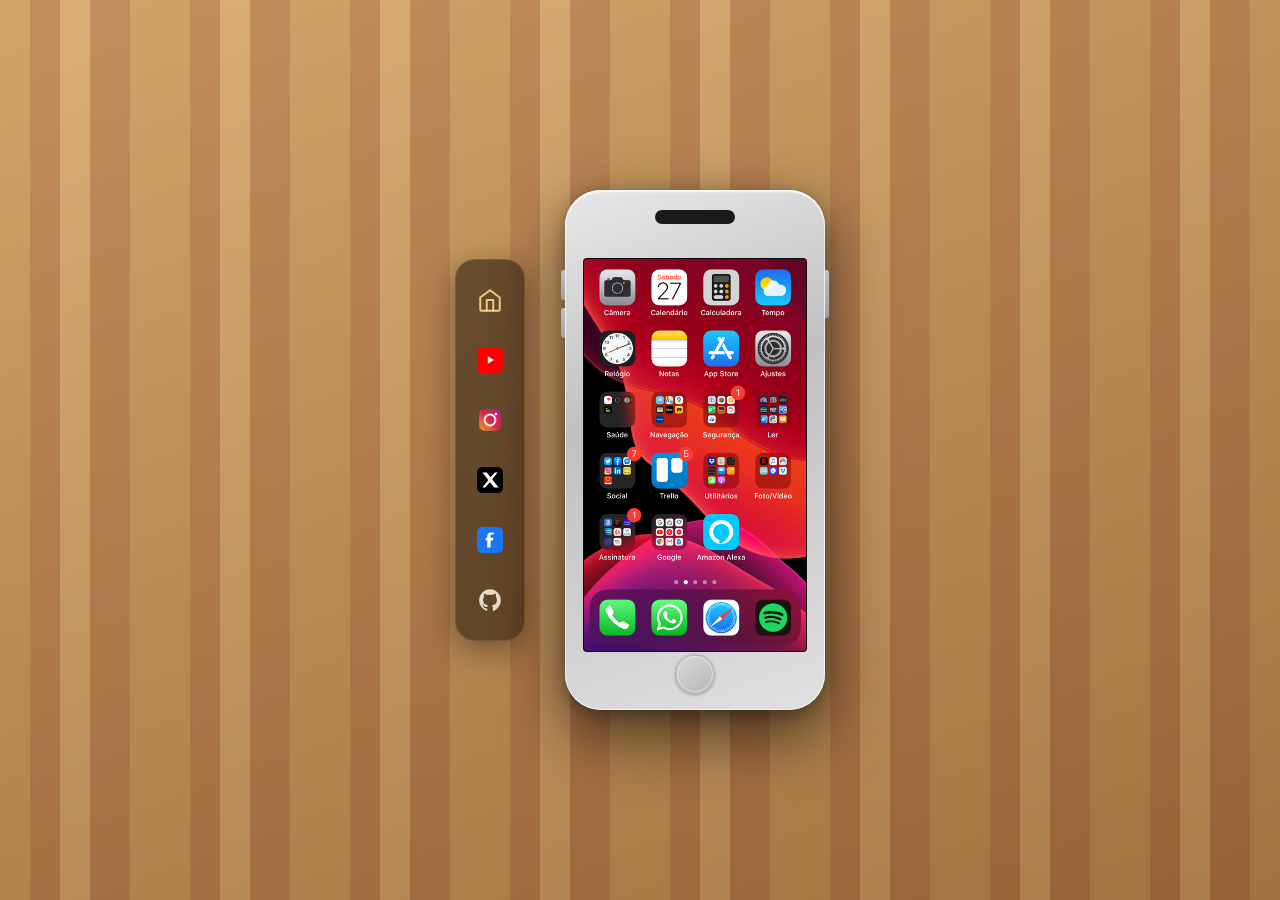
<file: index.html>
<!DOCTYPE html>
<html lang="pt-BR">
<head>
  <meta charset="UTF-8">
  <meta name="viewport" content="width=device-width, initial-scale=1.0">
  <title>Página Pessoal</title>
  <link rel="stylesheet" href="estilos/estilos.css">
</head>
<body>

  <div class="wood-overlay" aria-hidden="true"></div>

  <main class="layout">

    <nav class="sidebar" aria-label="Redes sociais">

      <a href="home.html" target="tela" aria-label="Página inicial">
        <svg viewBox="0 0 24 24" fill="none" stroke="rgba(255,220,140,0.9)" stroke-width="1.8"
             stroke-linecap="round" stroke-linejoin="round" aria-hidden="true">
          <path d="M3 9.75L12 3l9 6.75V21a1 1 0 01-1 1H4a1 1 0 01-1-1V9.75z"/>
          <path d="M9 22V12h6v10"/>
        </svg>
      </a>

      <a href="youtube.html" target="tela" aria-label="YouTube">
        <svg viewBox="0 0 24 24" aria-hidden="true">
          <rect width="24" height="24" rx="5" fill="#FF0000"/>
          <path d="M21.8 8s-.2-1.4-.8-2c-.77-.8-1.62-.81-2.01-.86C16.19 5 12 5 12 5s-4.19 0-7 .14c-.4.05-1.24.06-2.01.86-.6.6-.8 2-.8 2S2 9.6 2 11.2v1.5c0 1.6.2 3.2.2 3.2s.2 1.4.8 2c.77.8 1.8.77 2.26.86C6.8 19 12 19 12 19s4.19 0 7-.15c.4-.05 1.24-.06 2.01-.86.6-.6.8-2 .8-2s.2-1.6.2-3.2v-1.5C22 9.6 21.8 8 21.8 8z" fill="#FF0000"/>
          <polygon fill="white" points="10,8.5 15.5,12 10,15.5"/>
        </svg>
      </a>

      <a href="instagram.html" target="tela" aria-label="Instagram">
        <svg viewBox="0 0 24 24" aria-hidden="true">
          <defs>
            <linearGradient id="ig-grad" x1="0%" y1="100%" x2="100%" y2="0%">
              <stop offset="0%"   stop-color="#f09433"/>
              <stop offset="25%"  stop-color="#e6683c"/>
              <stop offset="50%"  stop-color="#dc2743"/>
              <stop offset="75%"  stop-color="#cc2366"/>
              <stop offset="100%" stop-color="#bc1888"/>
            </linearGradient>
          </defs>
          <rect x="2" y="2" width="20" height="20" rx="5" fill="url(#ig-grad)"/>
          <circle cx="12" cy="12" r="5" fill="none" stroke="white" stroke-width="1.8"/>
          <circle cx="17.5" cy="6.5" r="1.2" fill="white"/>
        </svg>
      </a>

      <a href="twitter.html" target="tela" aria-label="Twitter / X">
        <svg viewBox="0 0 24 24" aria-hidden="true">
          <rect width="24" height="24" rx="5" fill="#000"/>
          <path d="M5 5h4l3.5 4.5L16.5 5H19l-5 6.5L20 19h-4l-4-5-4.5 5H5l5.5-7L5 5z" fill="white"/>
        </svg>
      </a>

      <a href="facebook.html" target="tela" aria-label="Facebook">
        <svg viewBox="0 0 24 24" aria-hidden="true">
          <rect width="24" height="24" rx="5" fill="#1877F2"/>
          <path d="M15.5 7H13.5C12.9 7 12.5 7.4 12.5 8v2H15l-.3 2.5H12.5V19h-3v-6.5H8V10h1.5V8C9.5 5.8 11 5 13 5c.8 0 1.7.1 2.5.2V7z" fill="white"/>
        </svg>
      </a>

      <a href="git.html" target="tela" aria-label="GitHub">
        <svg viewBox="0 0 24 24" fill="rgba(240,230,210,0.95)" aria-hidden="true">
          <path d="M12 2C6.48 2 2 6.58 2 12.26c0 4.53 2.87 8.37 6.84 9.73.5.09.68-.22.68-.49v-1.7c-2.78.62-3.37-1.37-3.37-1.37-.45-1.17-1.11-1.49-1.11-1.49-.91-.63.07-.62.07-.62 1 .07 1.53 1.06 1.53 1.06.89 1.56 2.34 1.11 2.91.85.09-.66.35-1.11.63-1.37-2.22-.26-4.56-1.14-4.56-5.06 0-1.12.39-2.03 1.03-2.75-.1-.26-.45-1.3.1-2.71 0 0 .84-.27 2.75 1.05a9.4 9.4 0 012.5-.34c.85 0 1.7.11 2.5.34 1.91-1.32 2.75-1.05 2.75-1.05.55 1.41.2 2.45.1 2.71.64.72 1.03 1.63 1.03 2.75 0 3.93-2.34 4.8-4.57 5.05.36.32.68.94.68 1.9v2.81c0 .27.18.59.69.49C19.13 20.62 22 16.79 22 12.26 22 6.58 17.52 2 12 2z"/>
        </svg>
      </a>

    </nav>

    <section aria-label="Tela do smartphone">
      <div class="phone-wrap" role="img" aria-label="Smartphone exibindo conteúdo da página selecionada">
        <div class="phone-frame"    aria-hidden="true"></div>
        <div class="phone-notch"    aria-hidden="true"></div>
        <div class="phone-side-btn" aria-hidden="true"></div>
        <div class="phone-vol-btn"  aria-hidden="true"></div>
        <div class="phone-screen">
          <iframe src="home.html" name="tela" title="Conteúdo da página selecionada"></iframe>
        </div>
        <div class="phone-home-btn" aria-hidden="true"></div>
      </div>
    </section>

  </main>

</body>
</html>
</file>
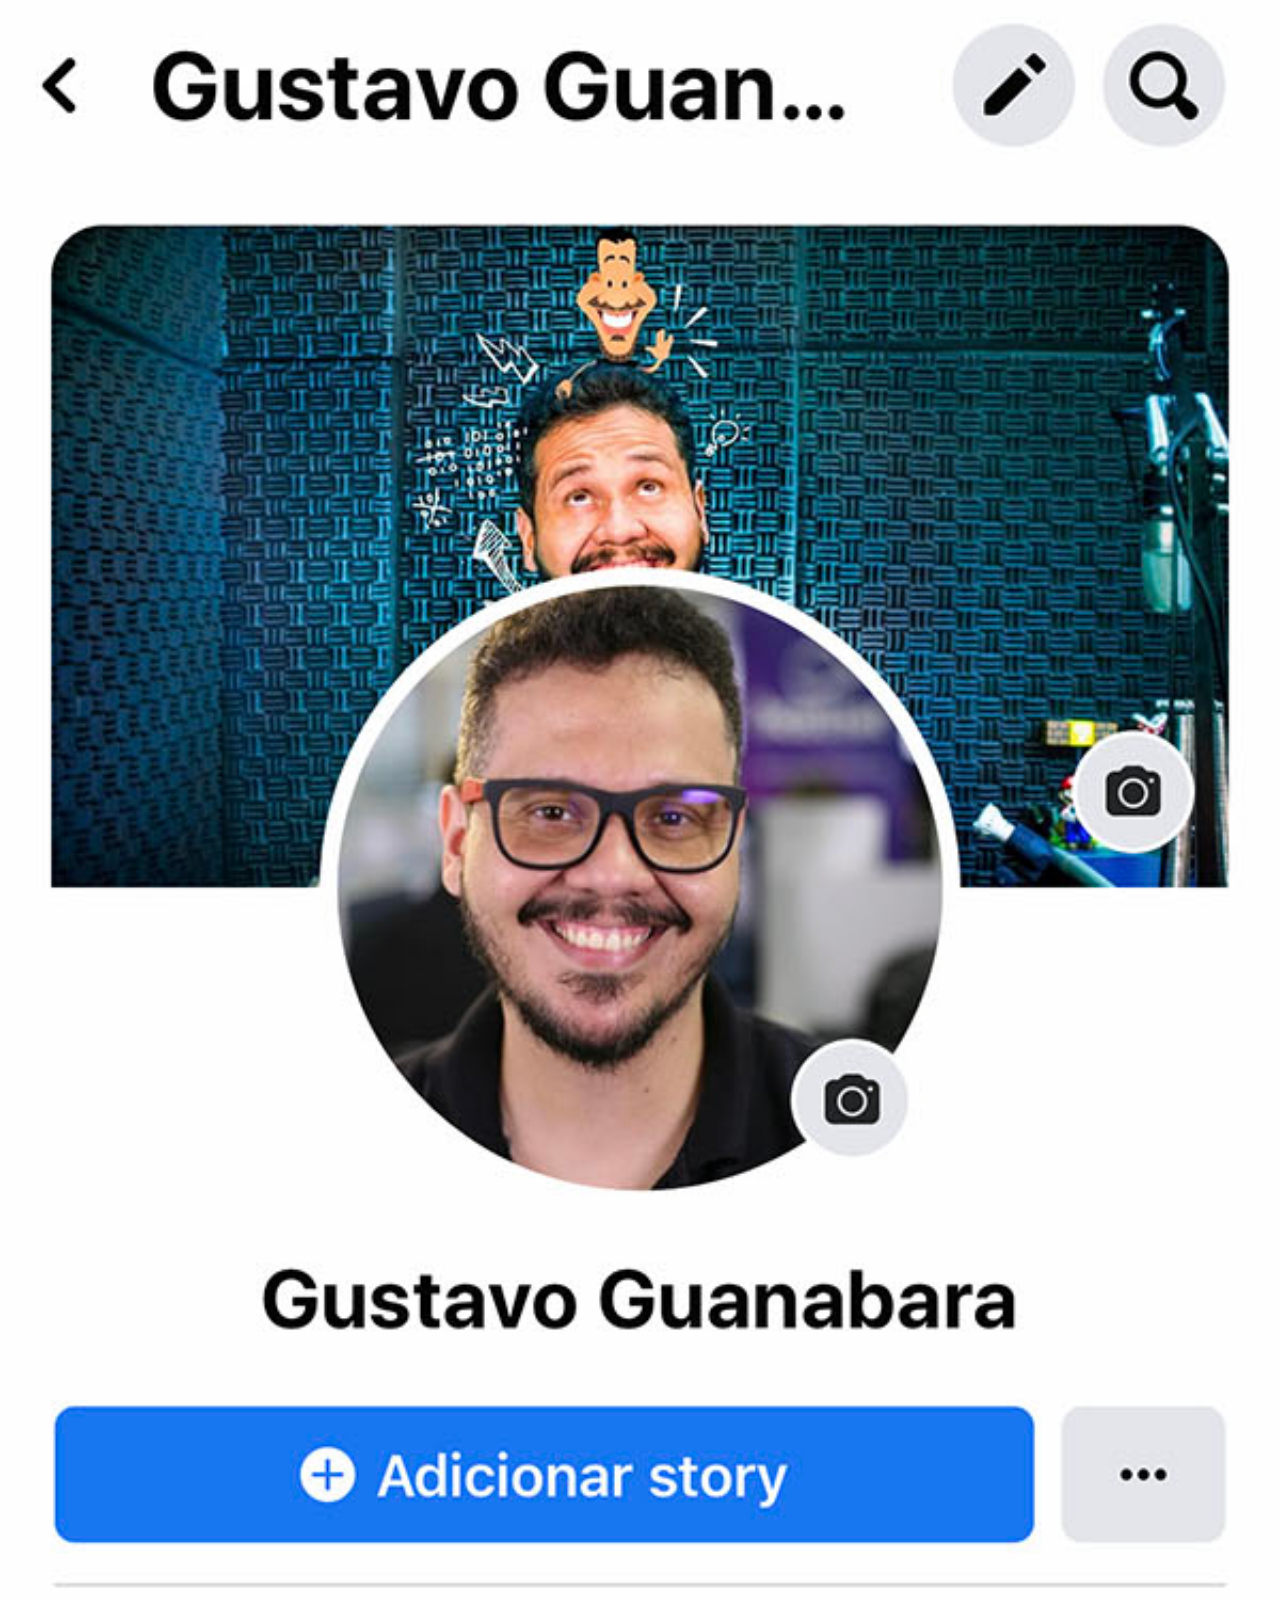
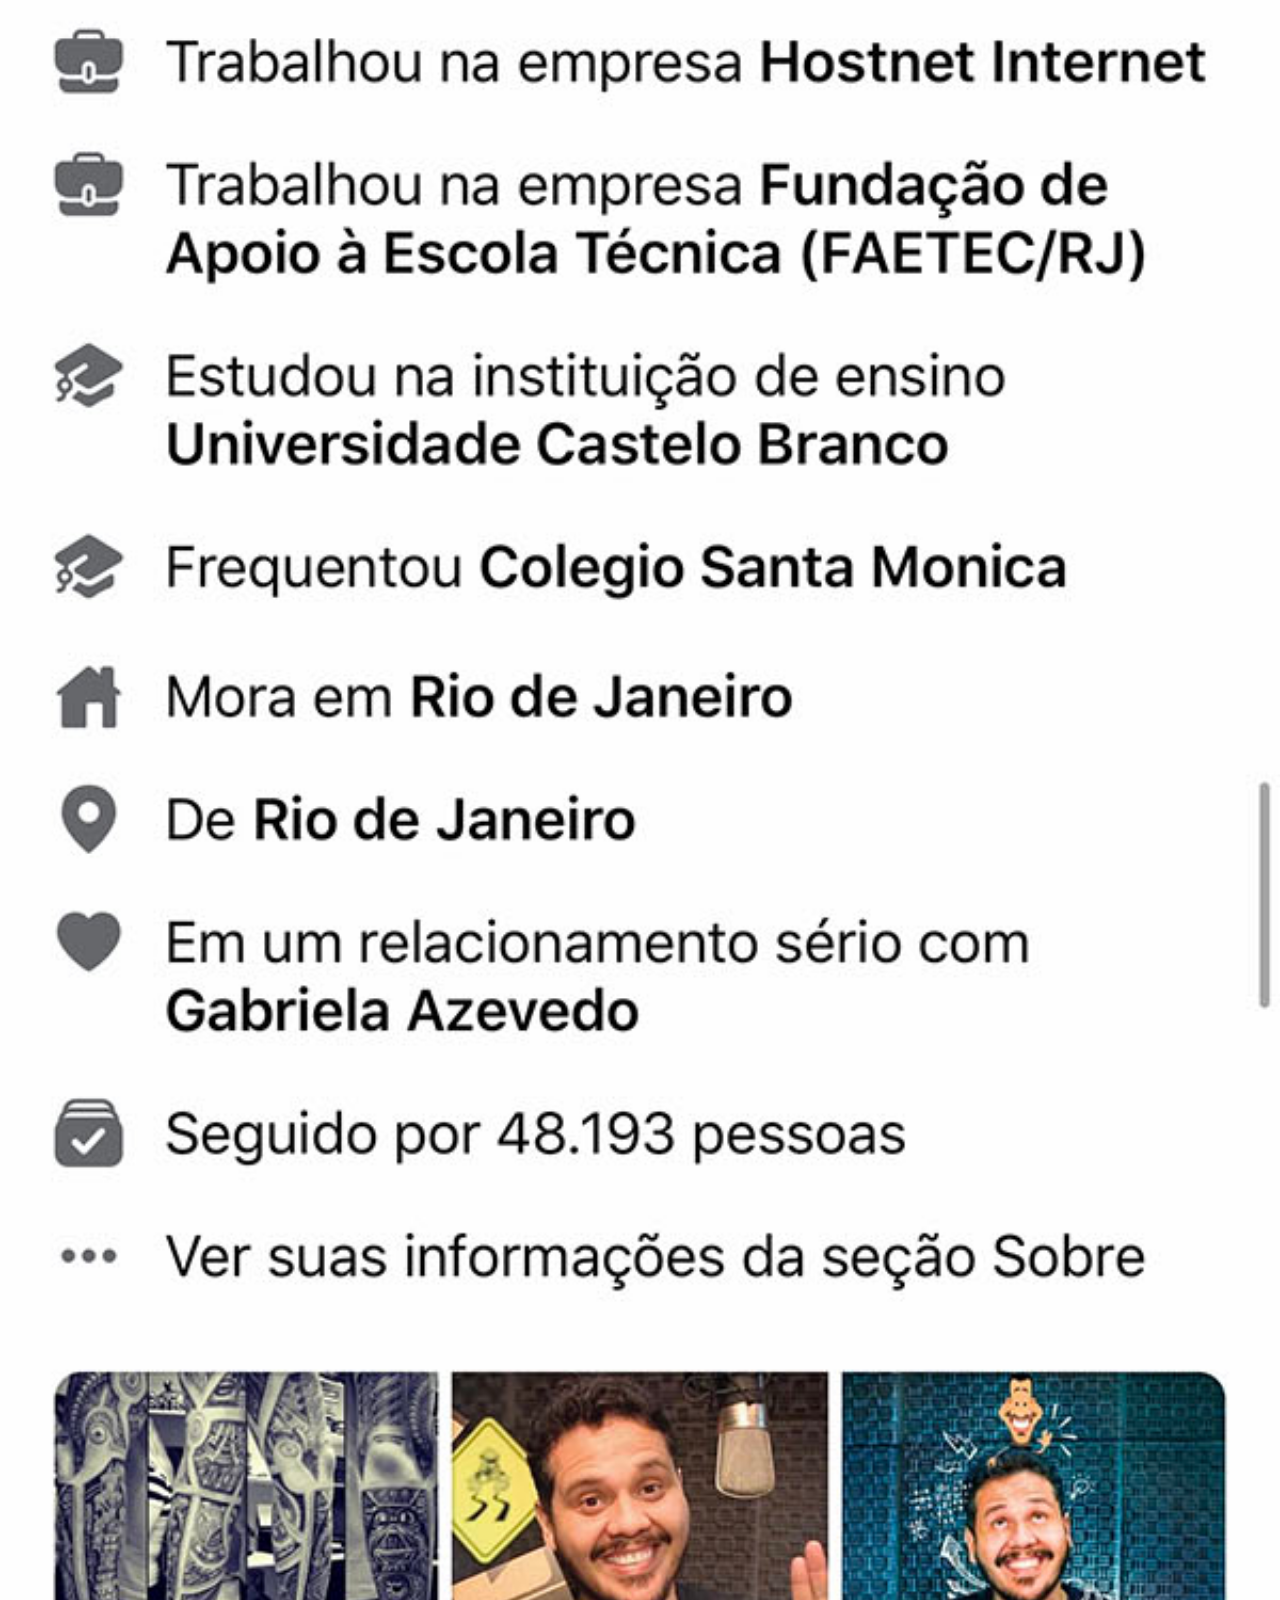
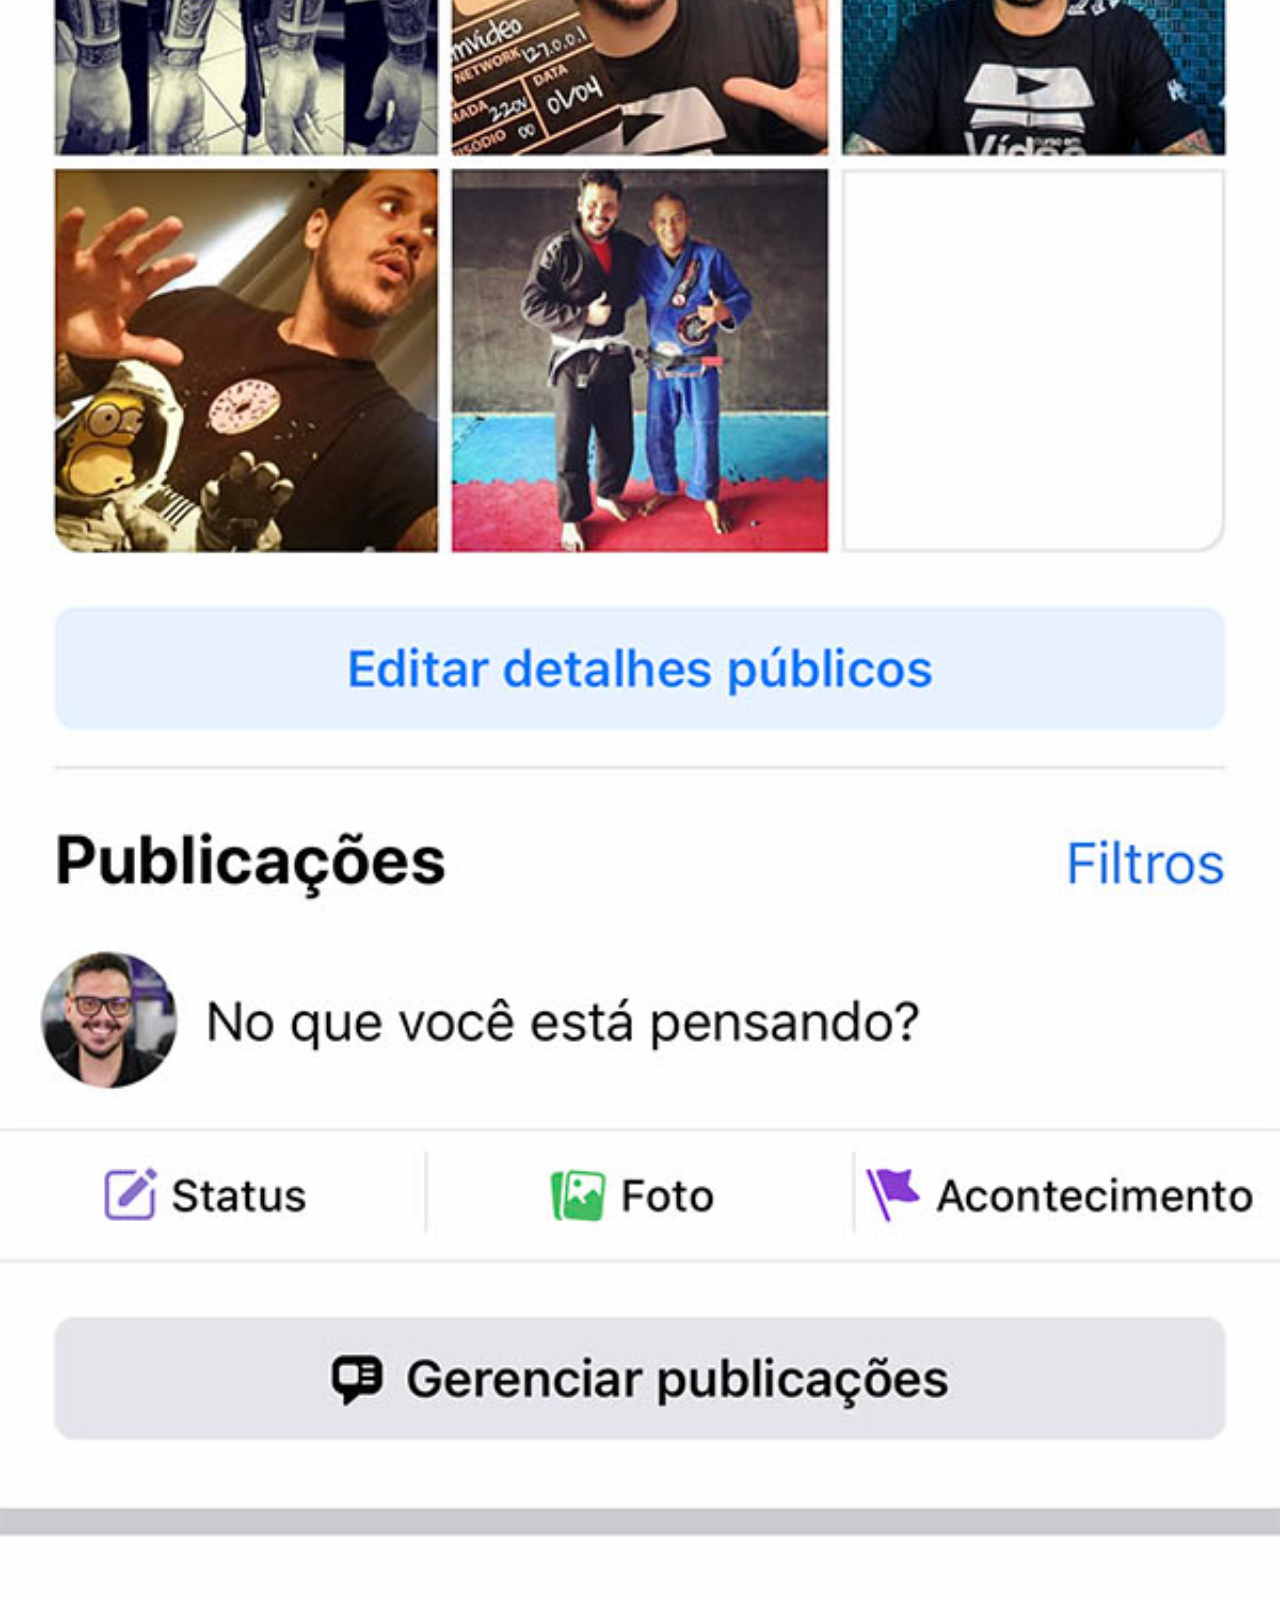
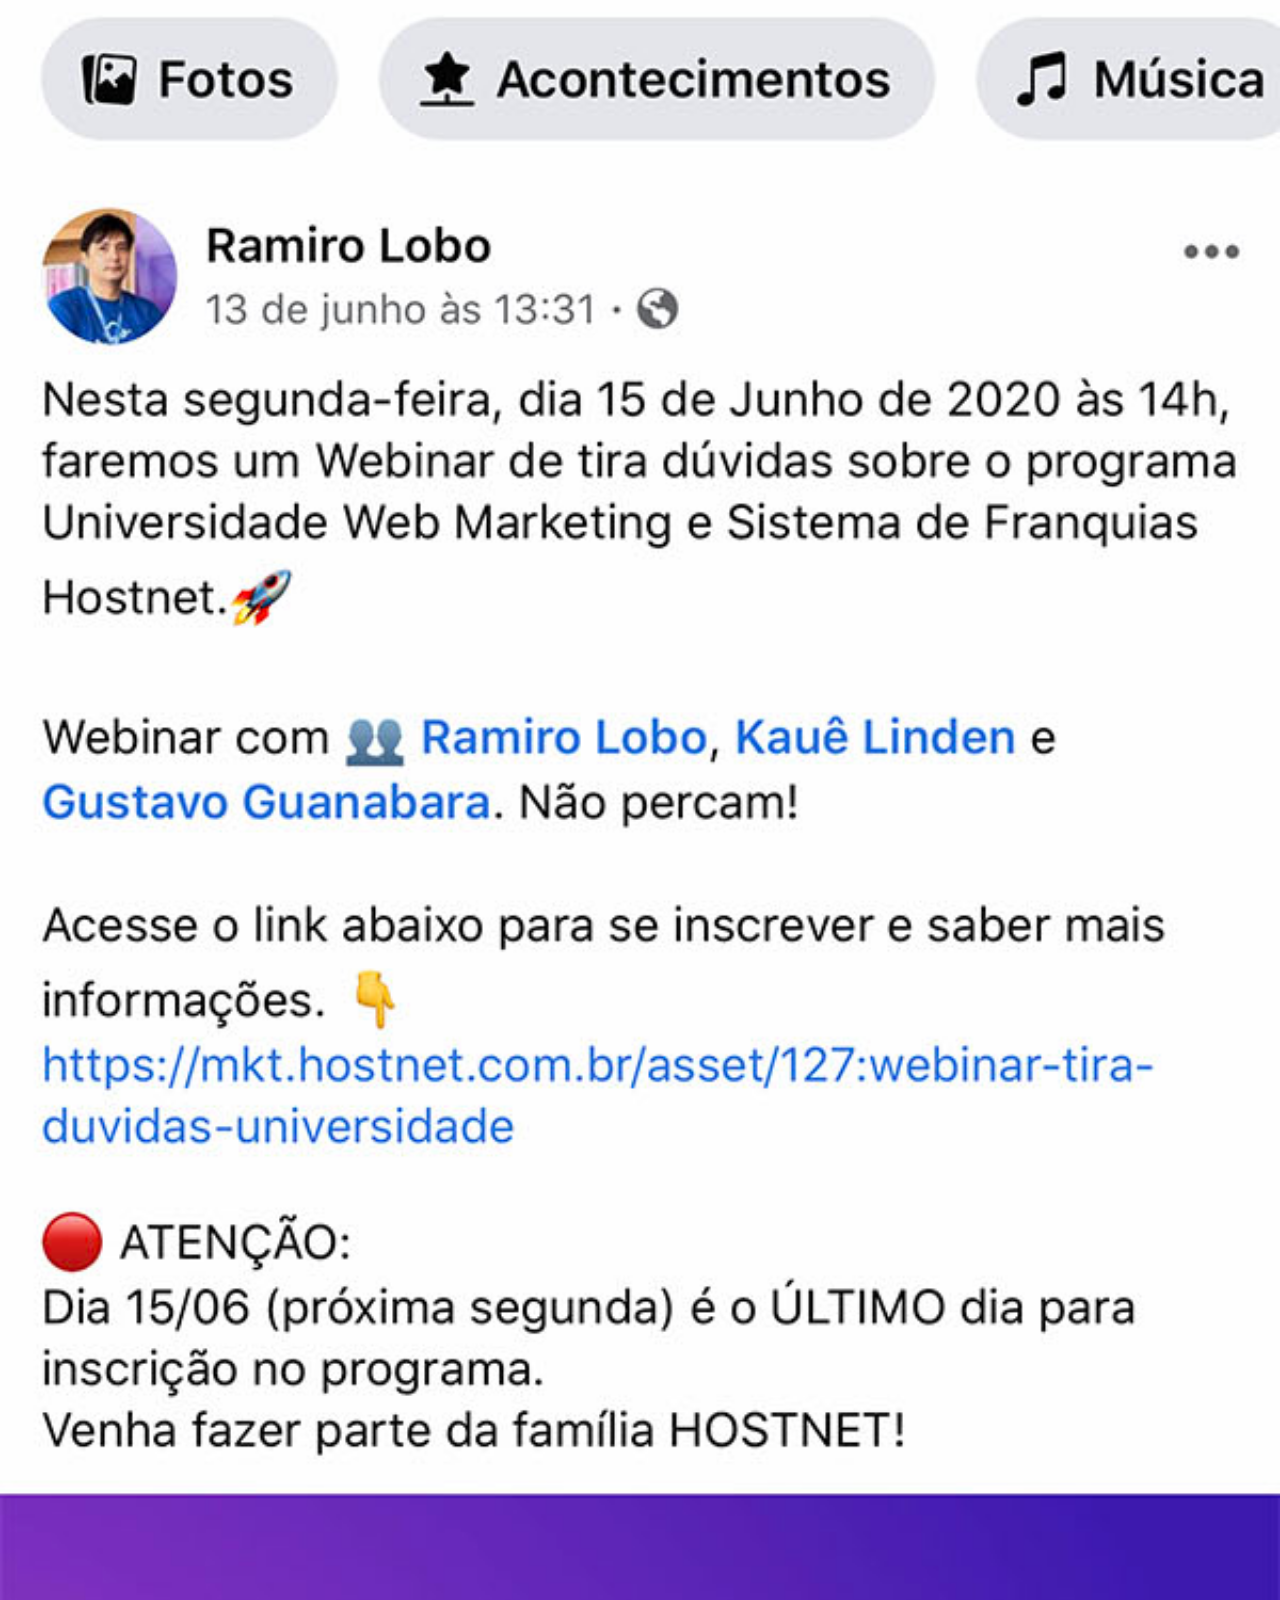
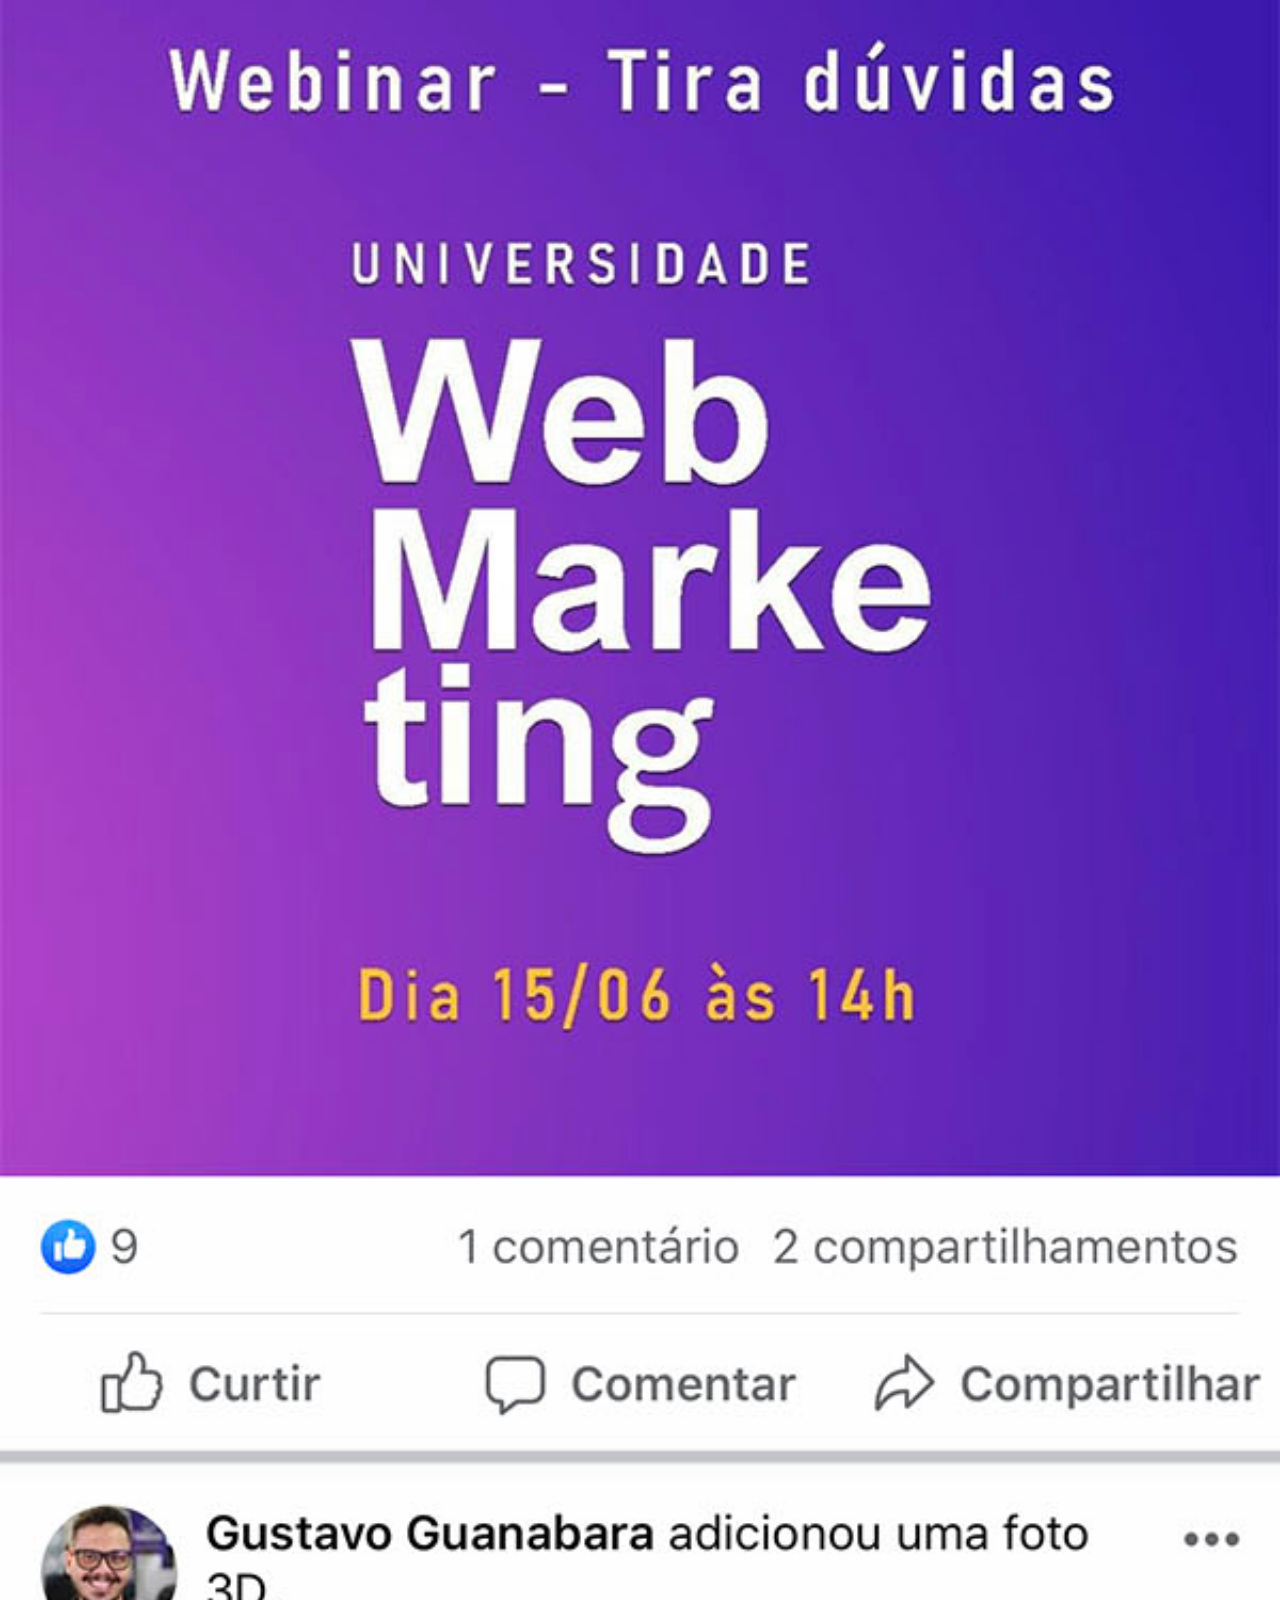
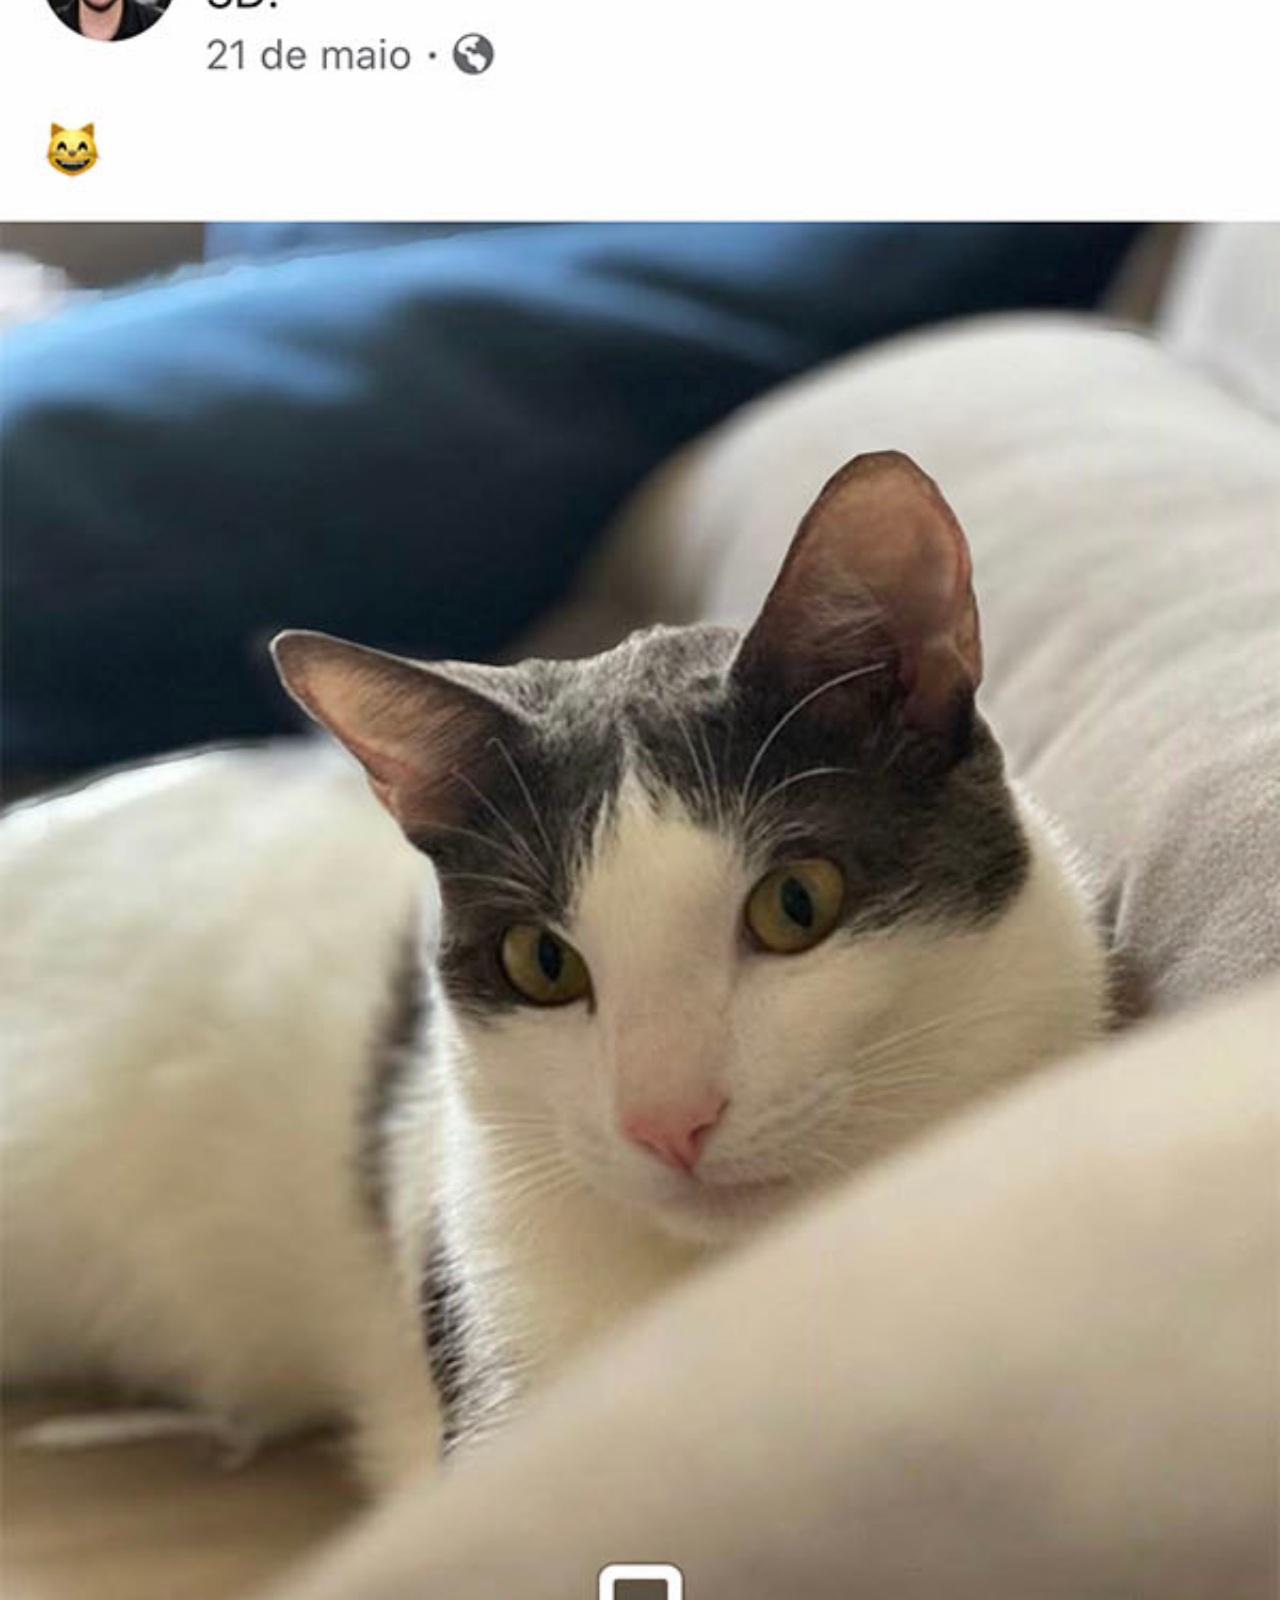
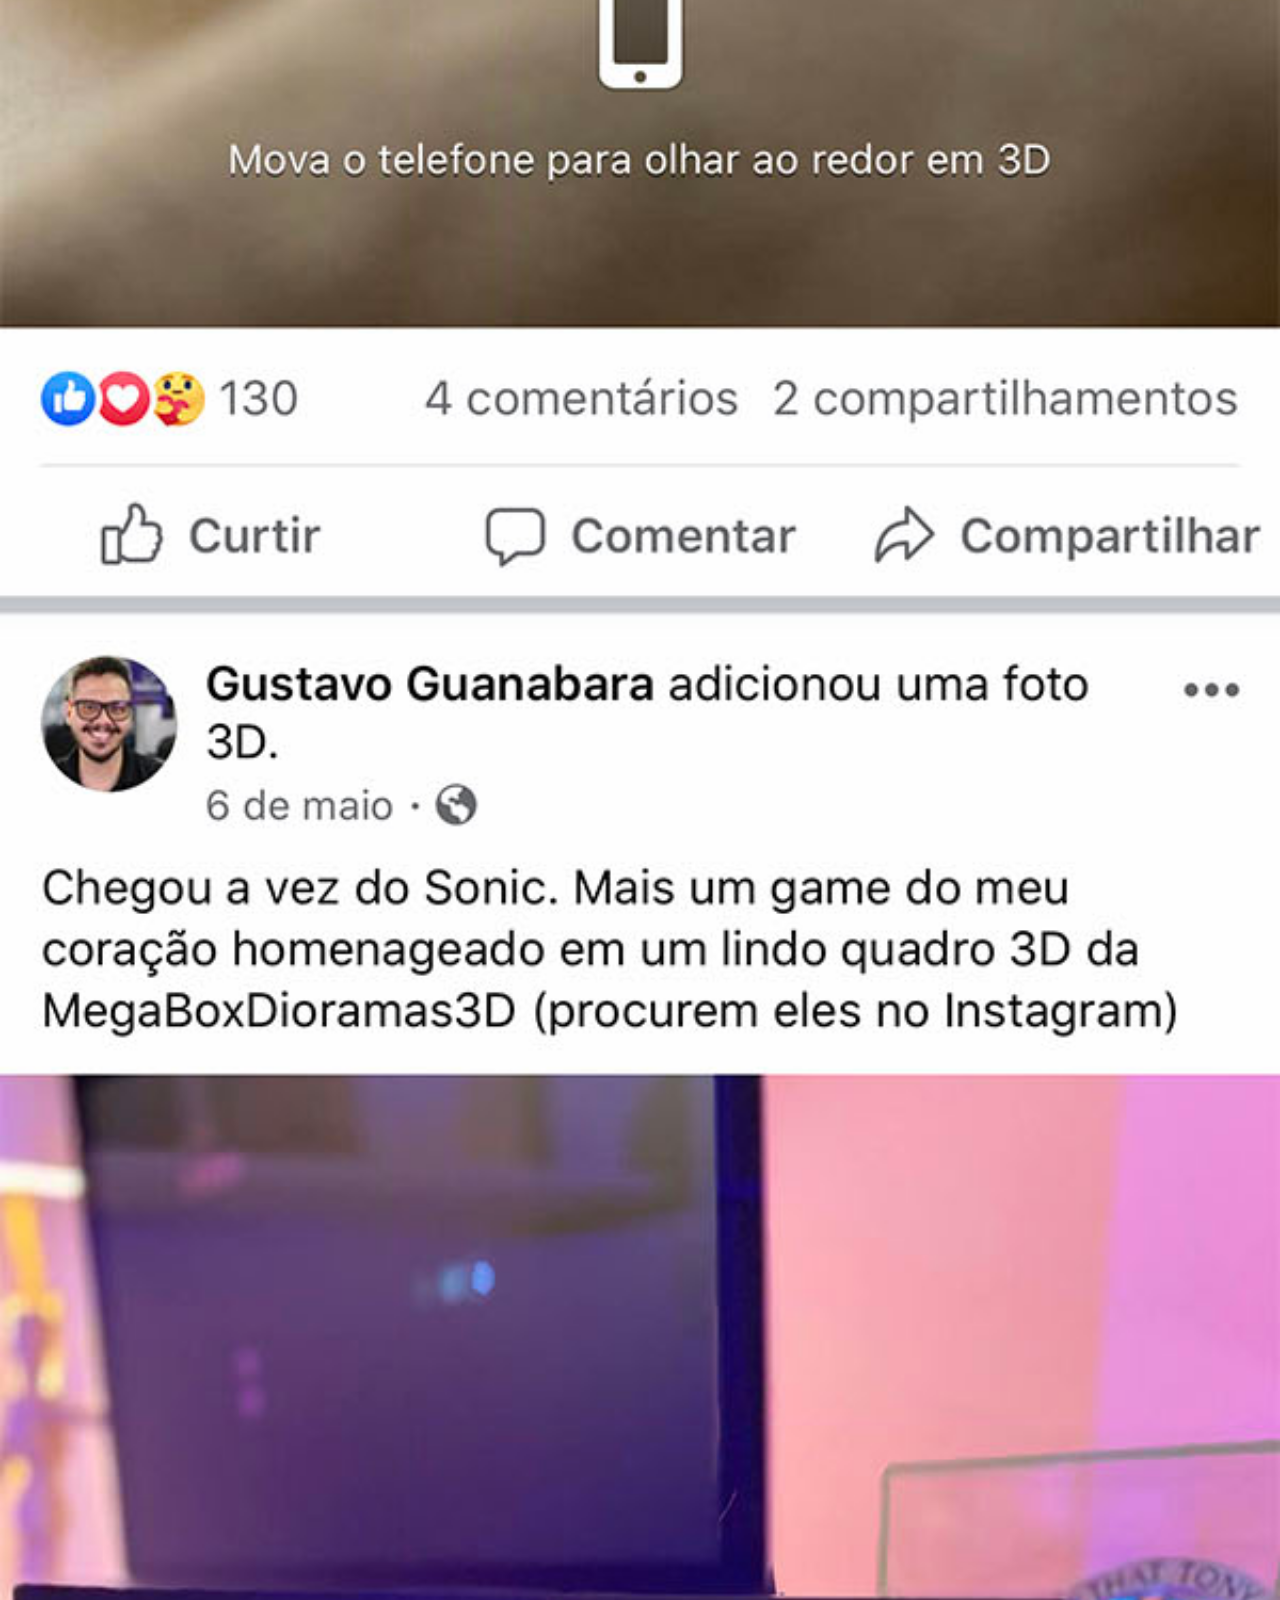
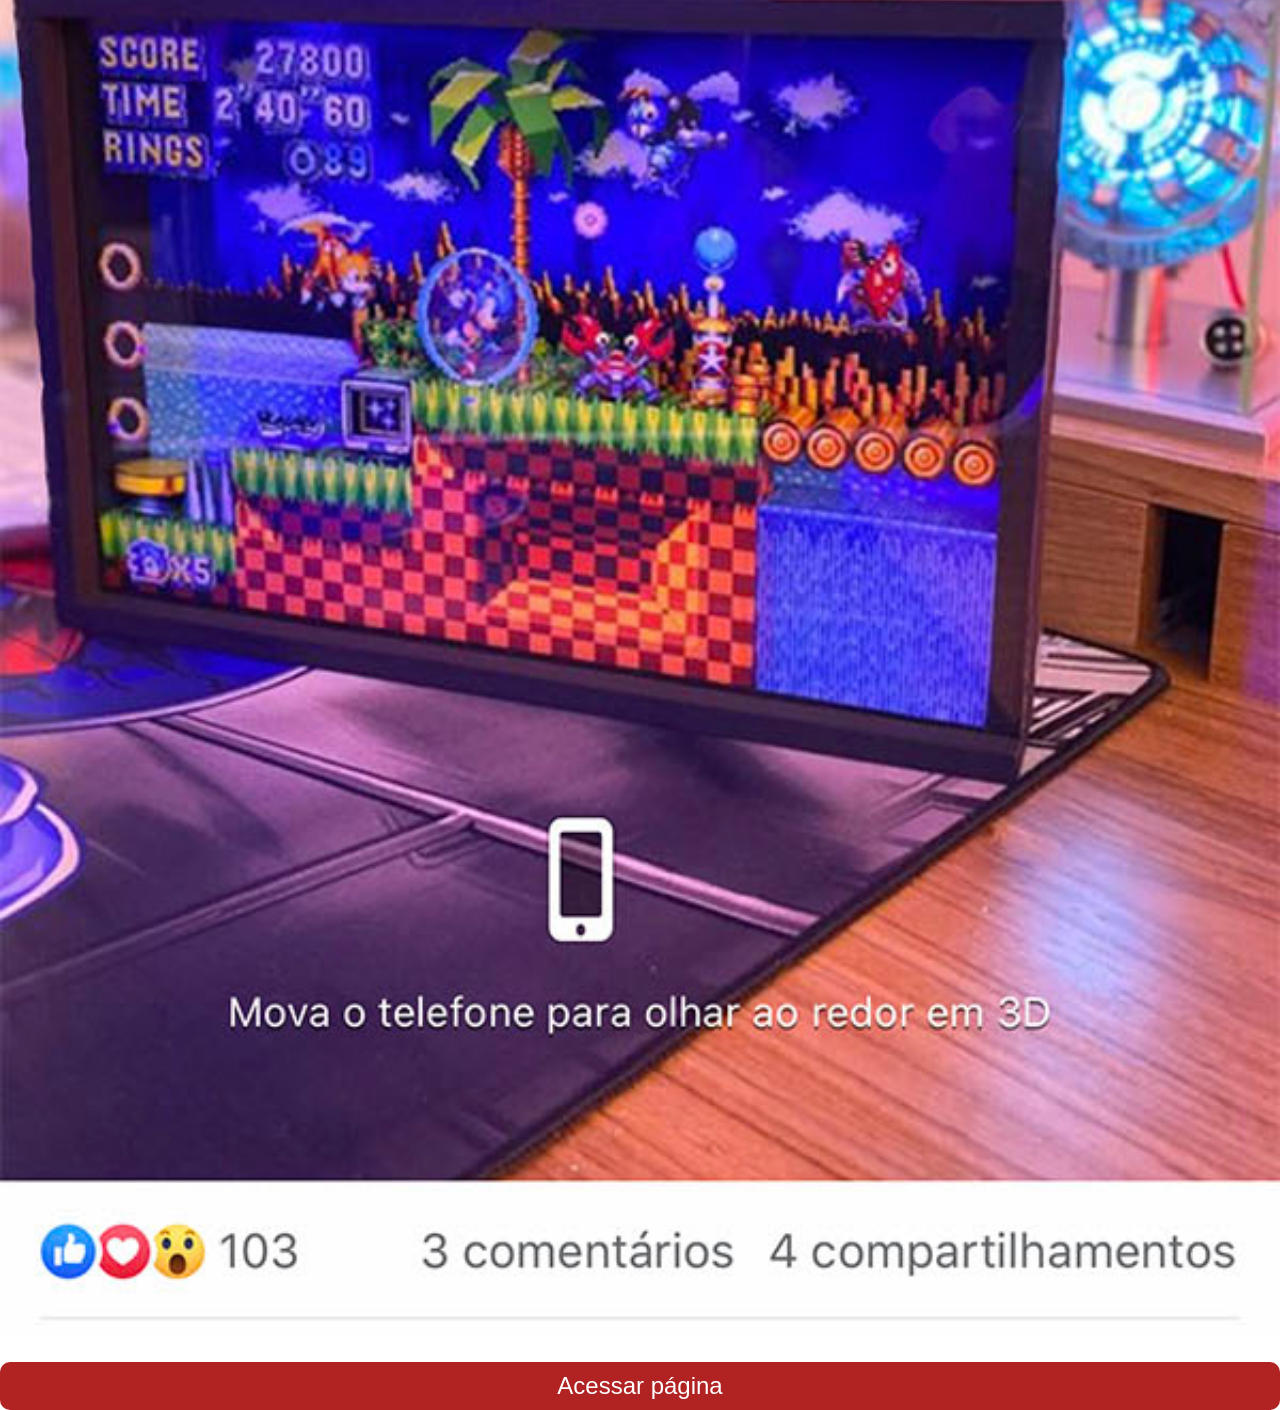
<file: facebook.html>
<!DOCTYPE html>
<html lang="pt-BR">
<head>
    <meta charset="UTF-8">
    <meta name="viewport" content="width=device-width, initial-scale=1.0">
     <link rel="stylesheet" href="estilos/social.css">
    <title>facebook</title>
</head>
<body>
    <img src="estilos/imagens/tela-facebook.jpg" alt="facebook">
    <a href="https://www.facebook.com/gustavoguanabara" target="_blank">Acessar página</a>
</body>
</html>
</file>
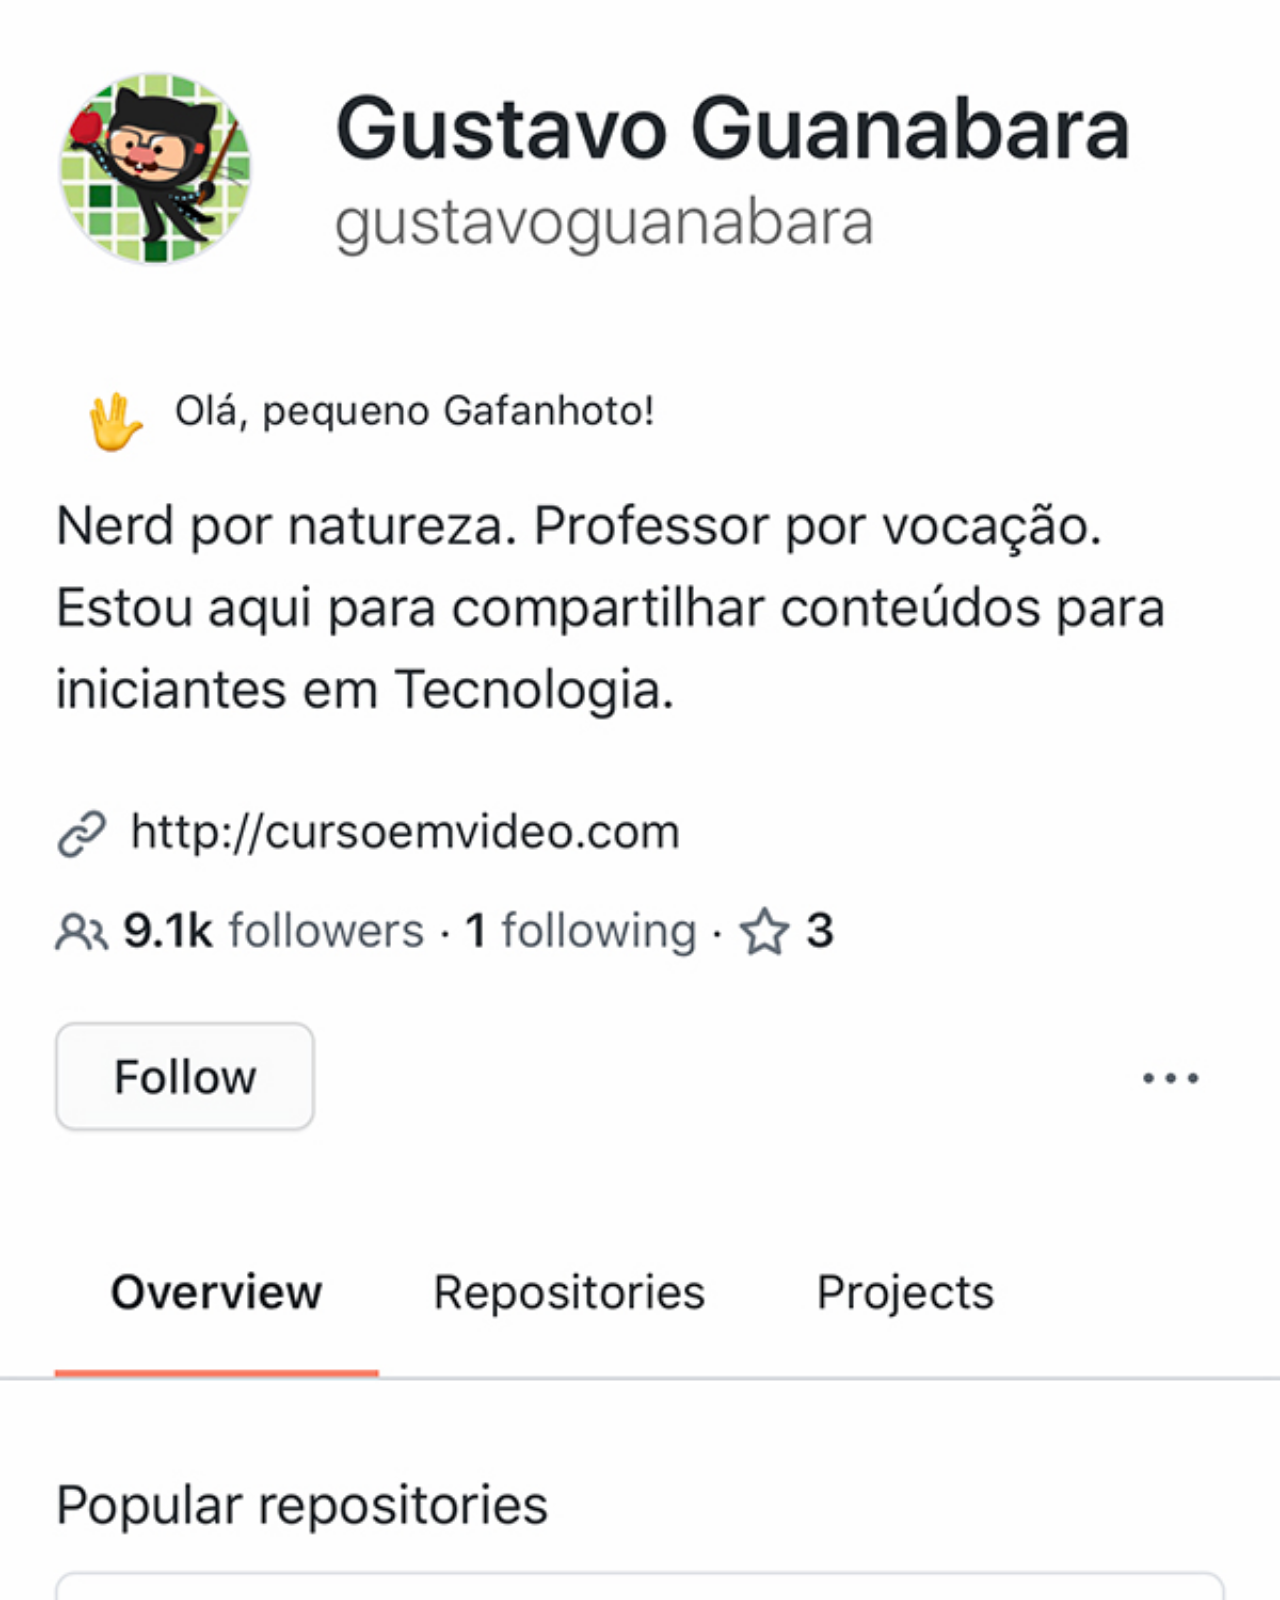
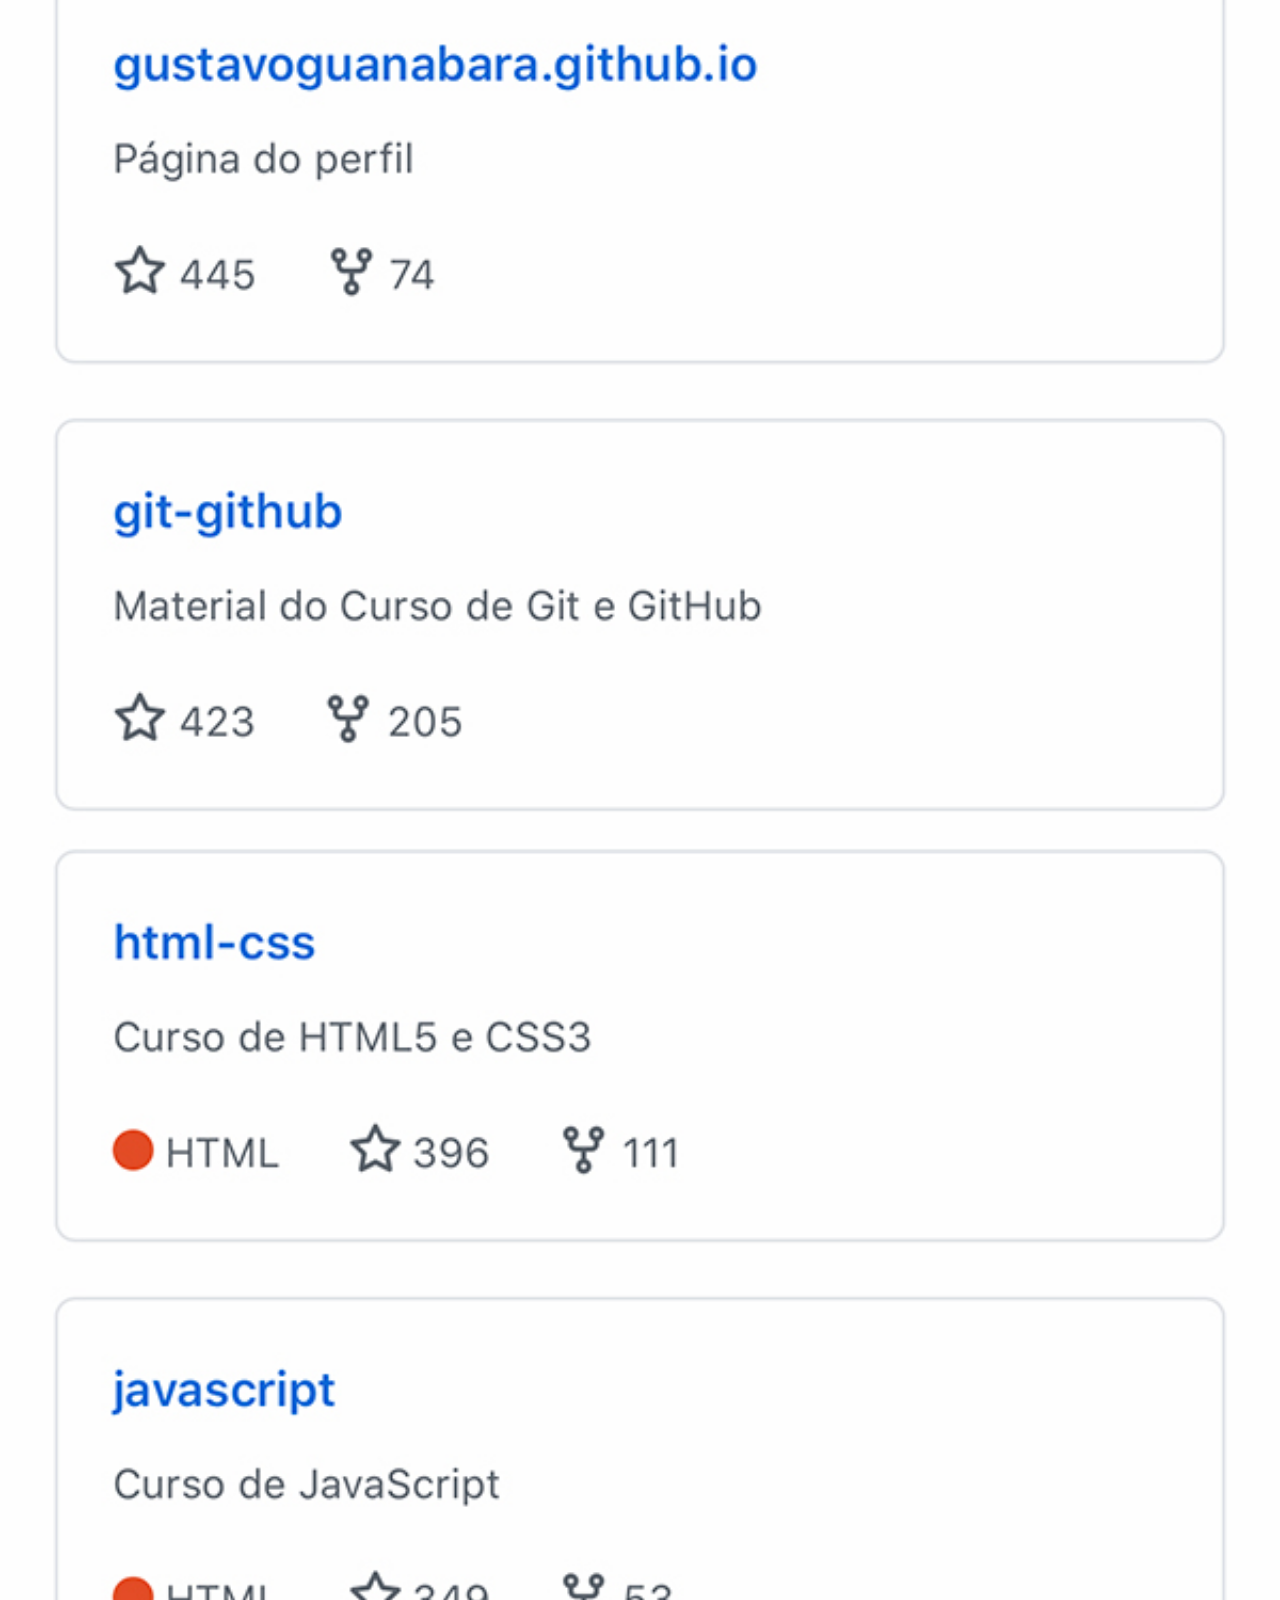
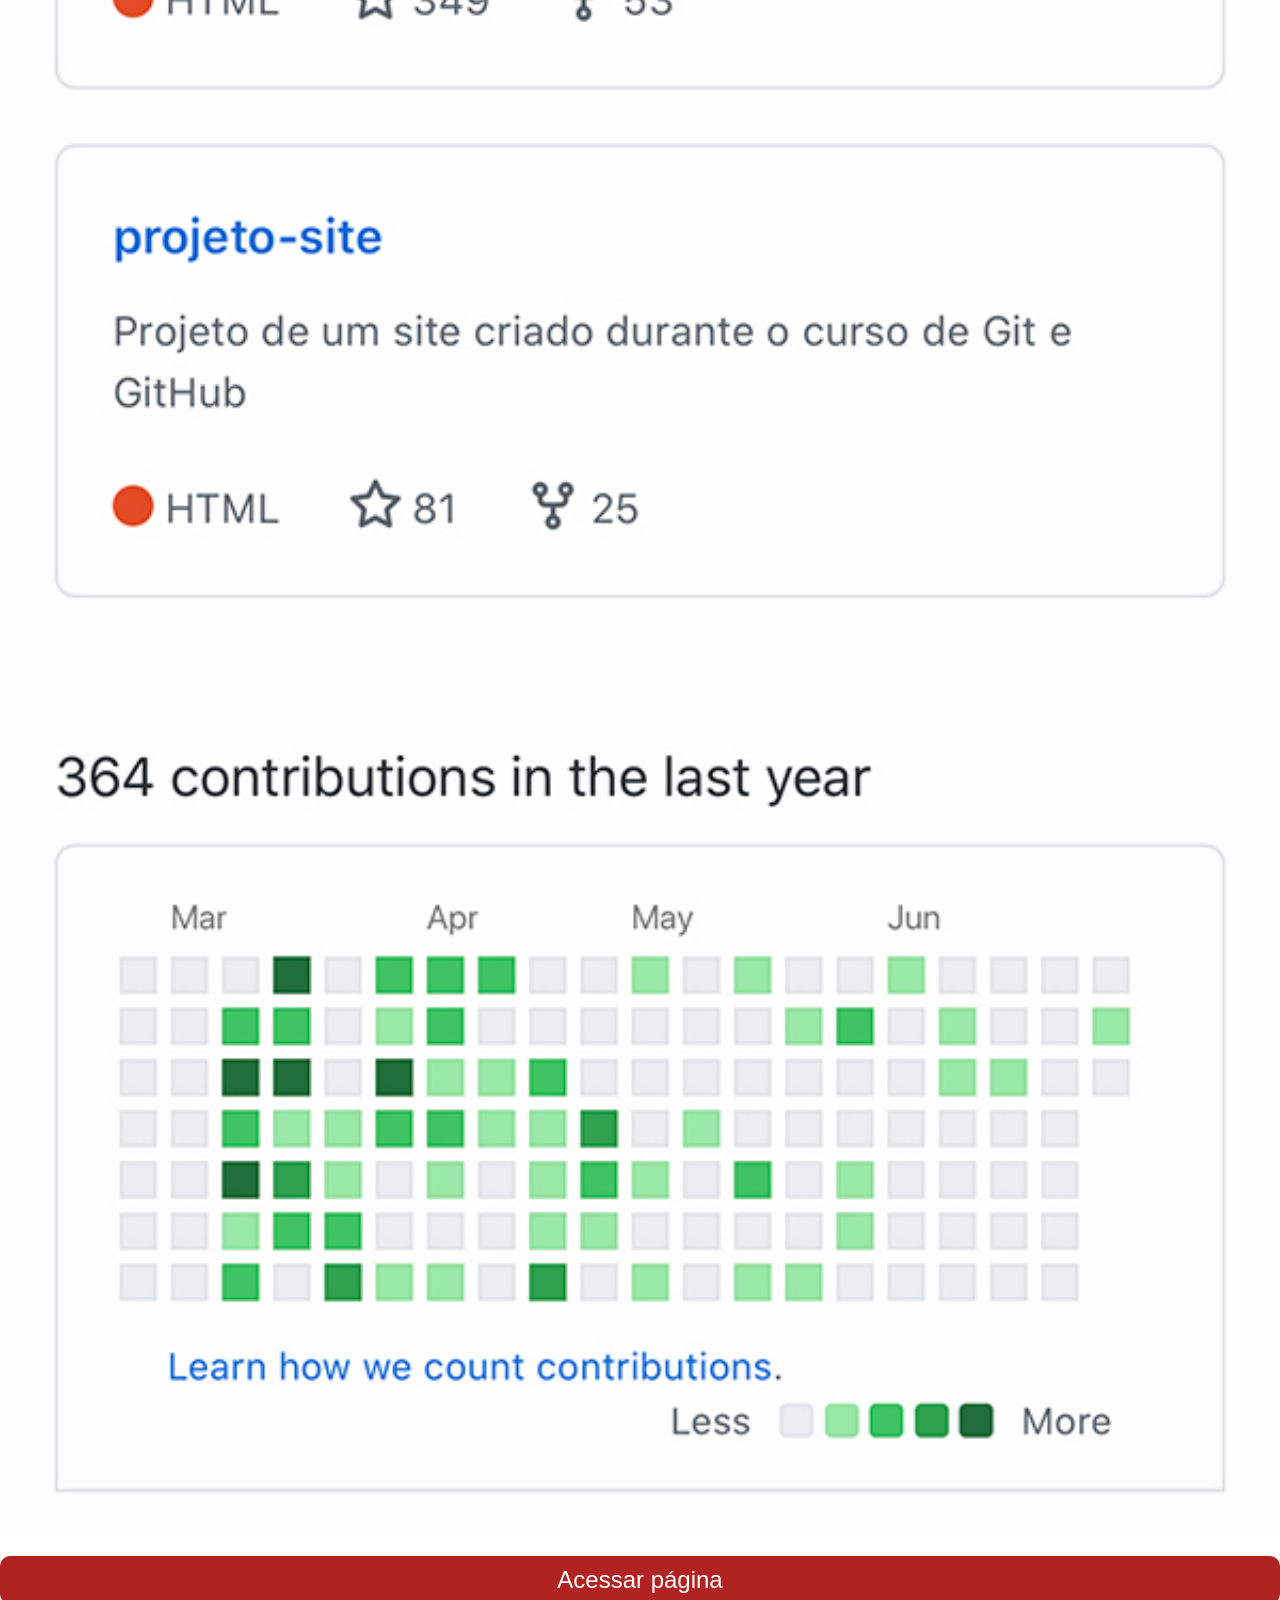
<file: git.html>
<!DOCTYPE html>
<html lang="pt-BR">
<head>
    <meta charset="UTF-8">
    <meta name="viewport" content="width=device-width, initial-scale=1.0">
    <link rel="stylesheet" href="estilos/social.css">
    <title>GitHub</title>
</head>
<body>
     <img src="estilos/imagens/tela-github.jpg" alt="github">
    <a href="https://github.com/gustavoguanabara/gustavoguanabara.github.io/issues" target="_blank">Acessar página</a>
</body>
</html>
</file>
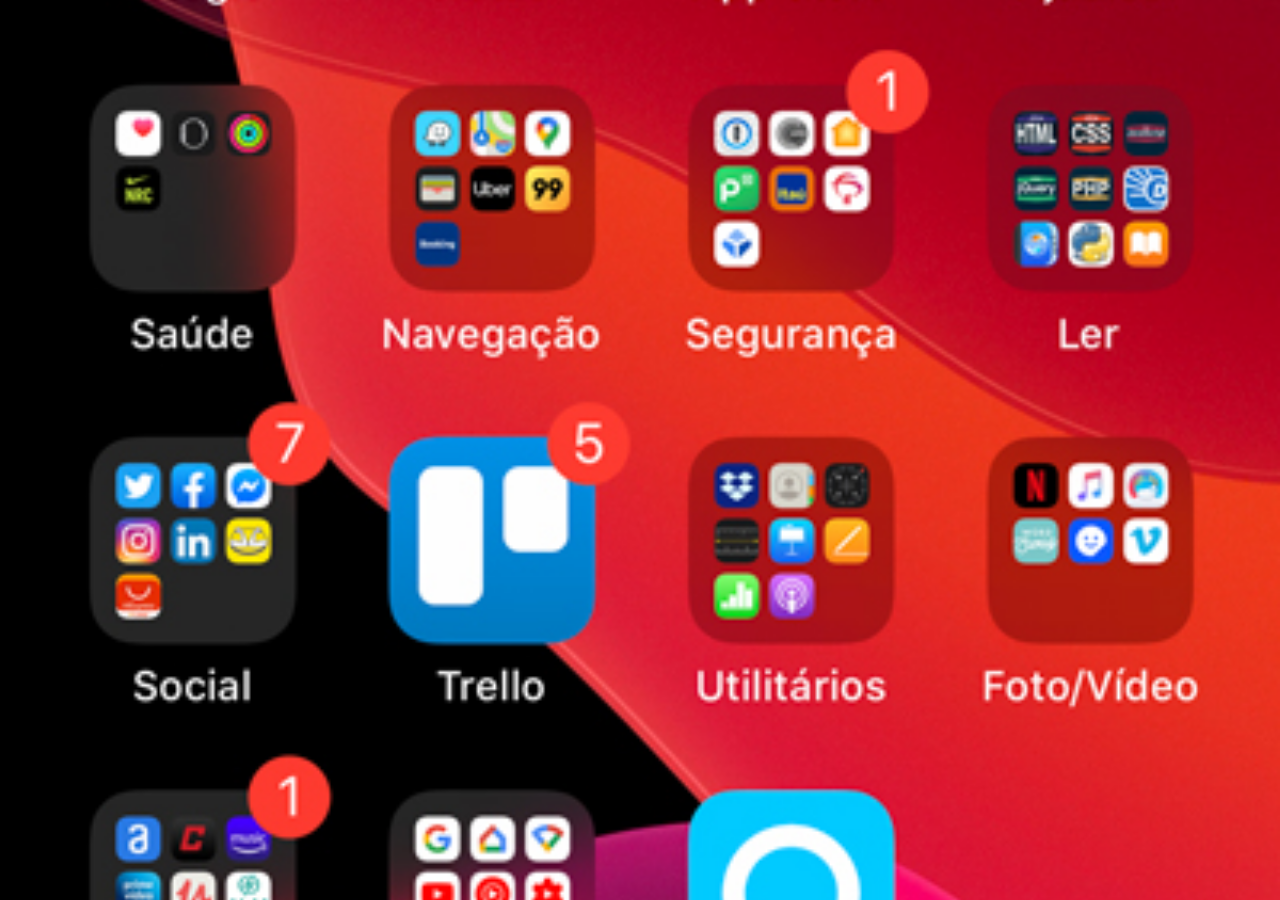
<file: home.html>
<!DOCTYPE html>
<html lang="pt-BR">
<head>
    <meta charset="UTF-8">
    <meta name="viewport" content="width=device-width, initial-scale=1.0">
    <title>Home</title>
</head>
<style>
    * {
        margin: 0;
        padding: 0;
    }
    body {
        width: 50vw;
        height: 50vh;
        background: url('estilos/imagens/tela-home.jpg') no-repeat center center fixed;   
        background-size: cover;
    }
</style>
<body>
    
</body>
</html>
</file>
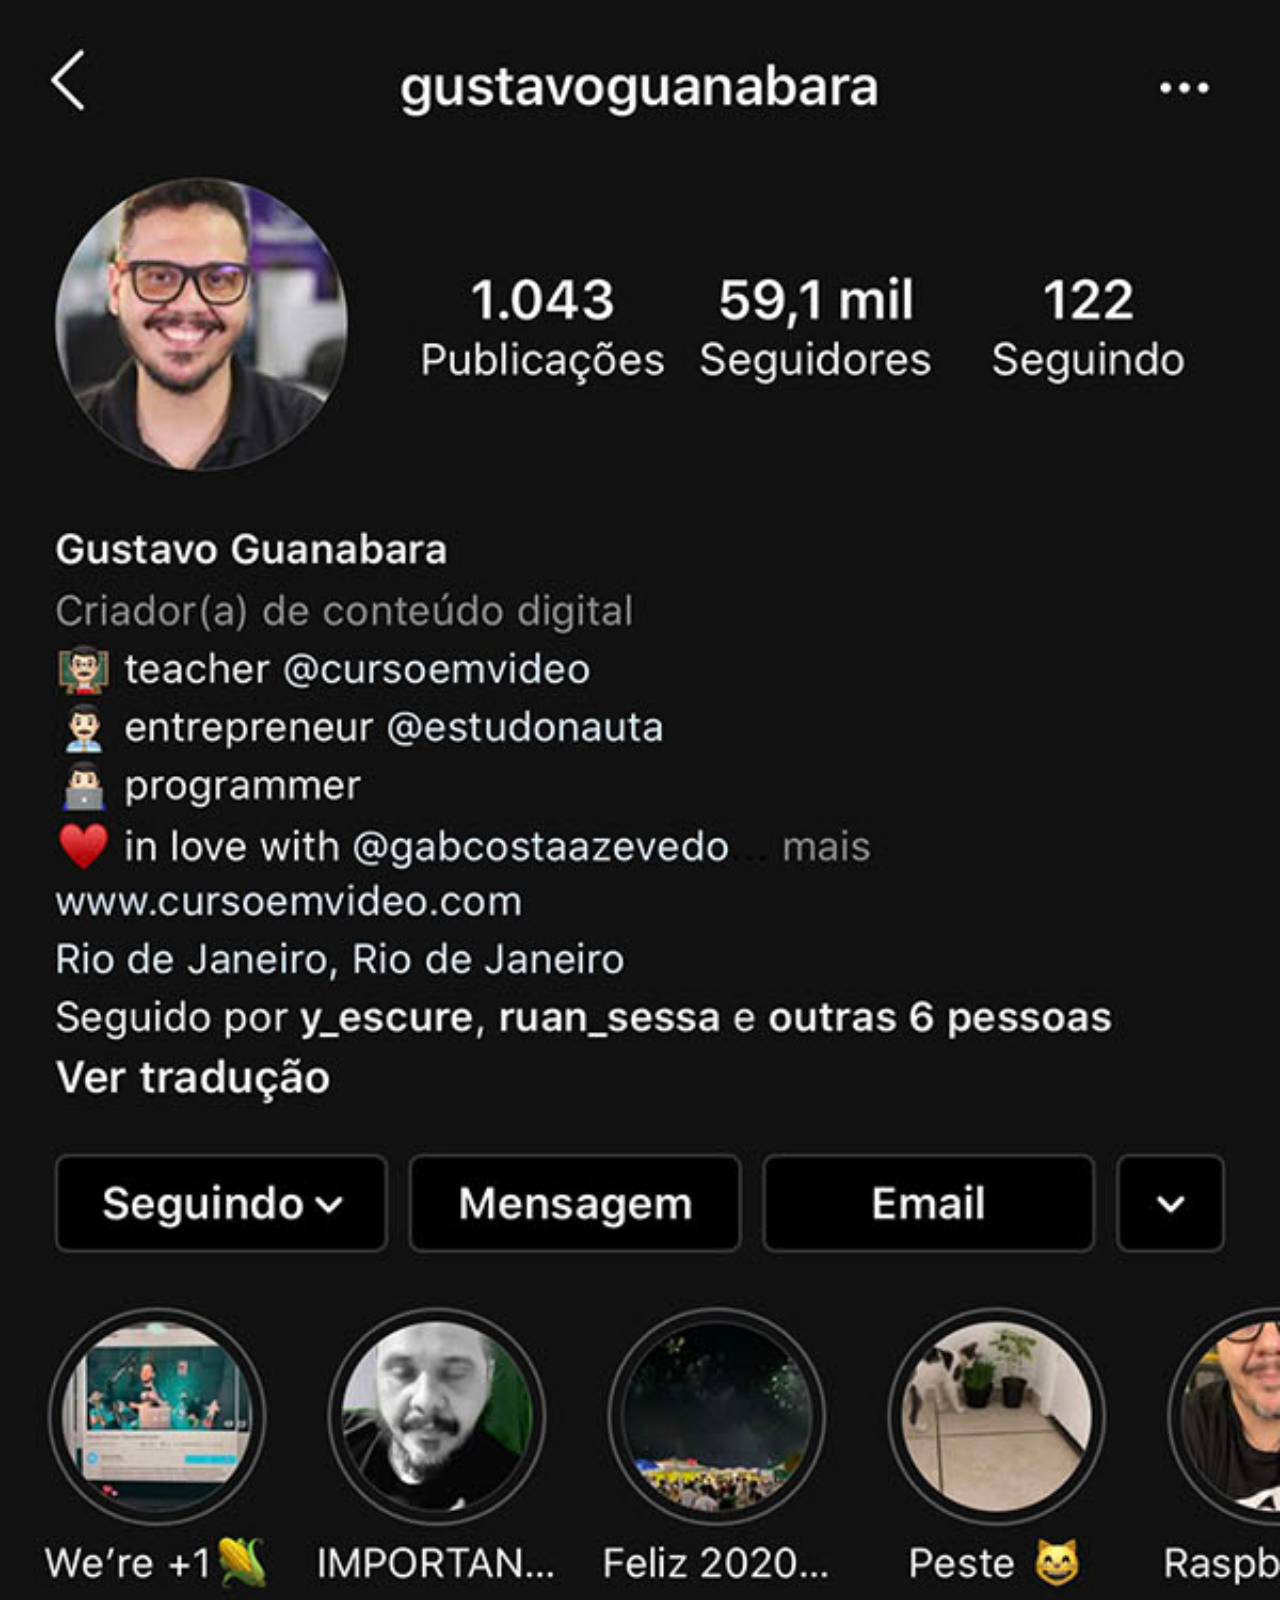
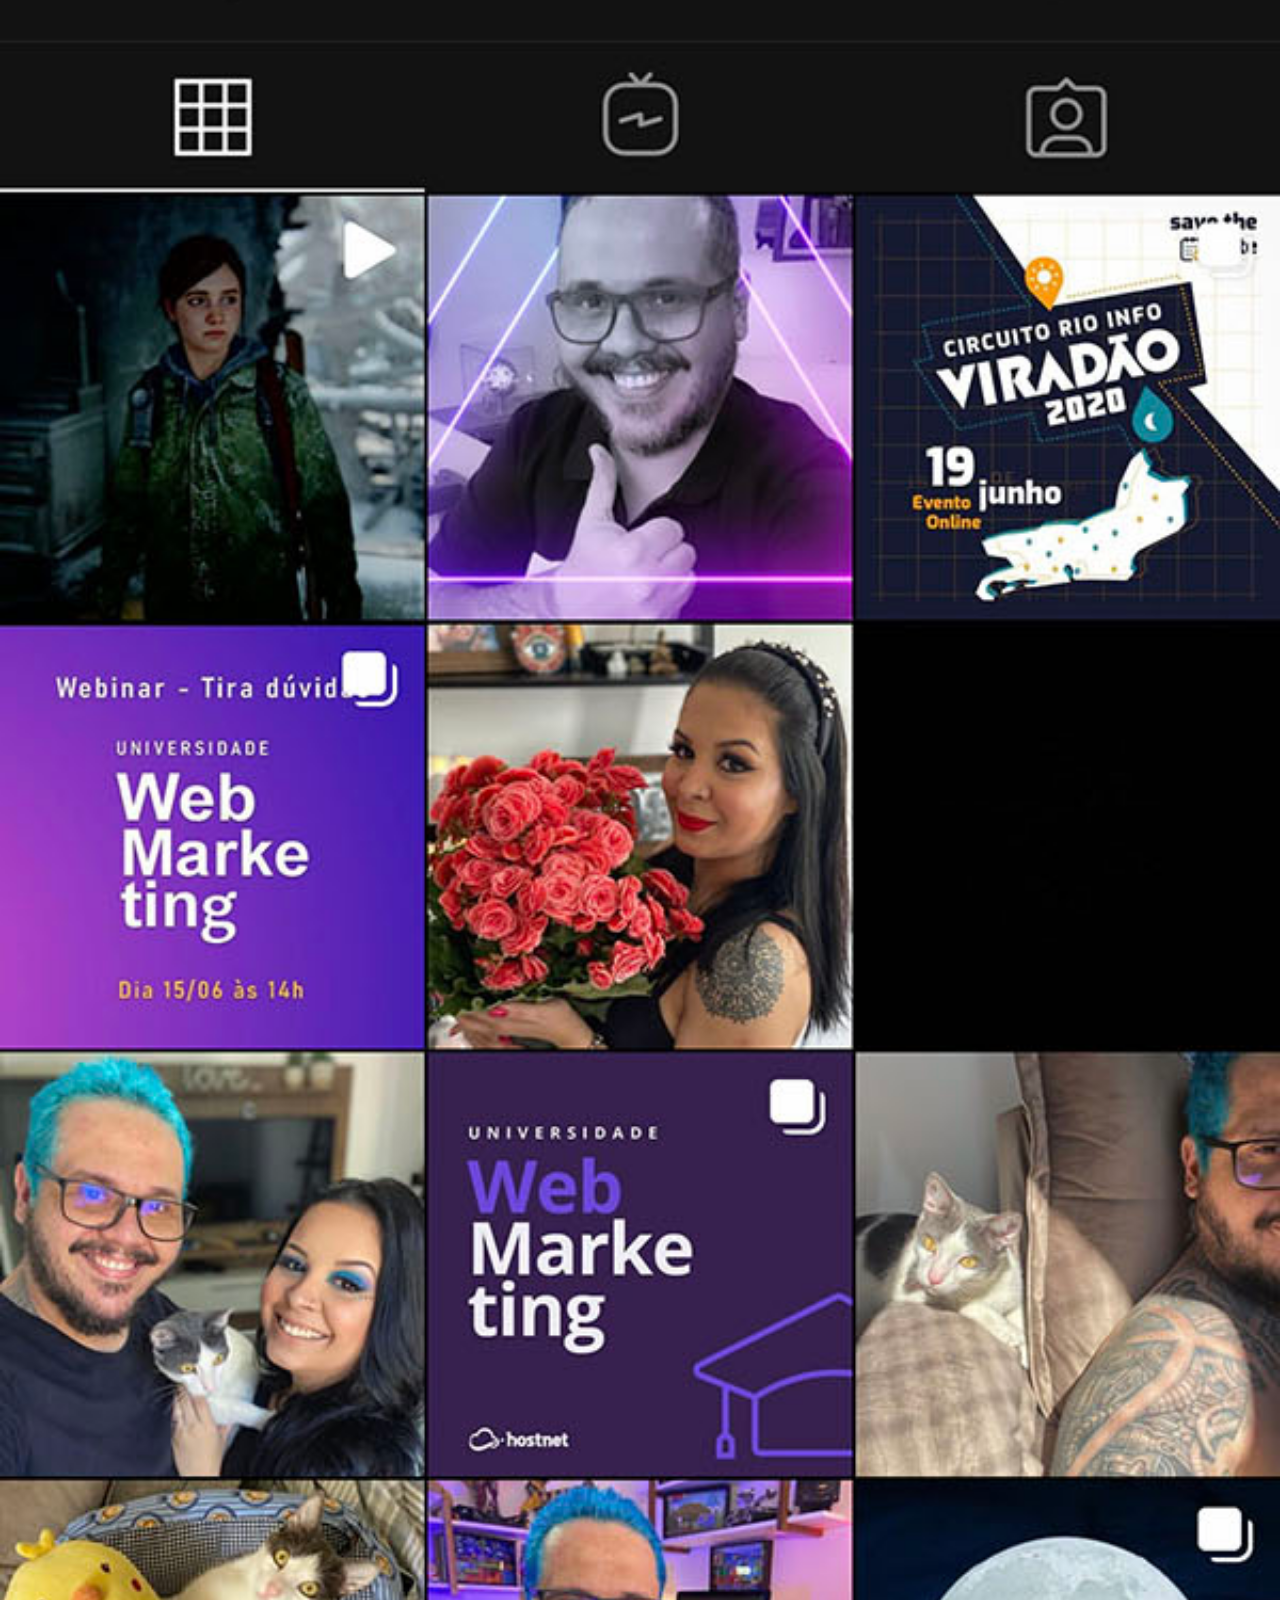
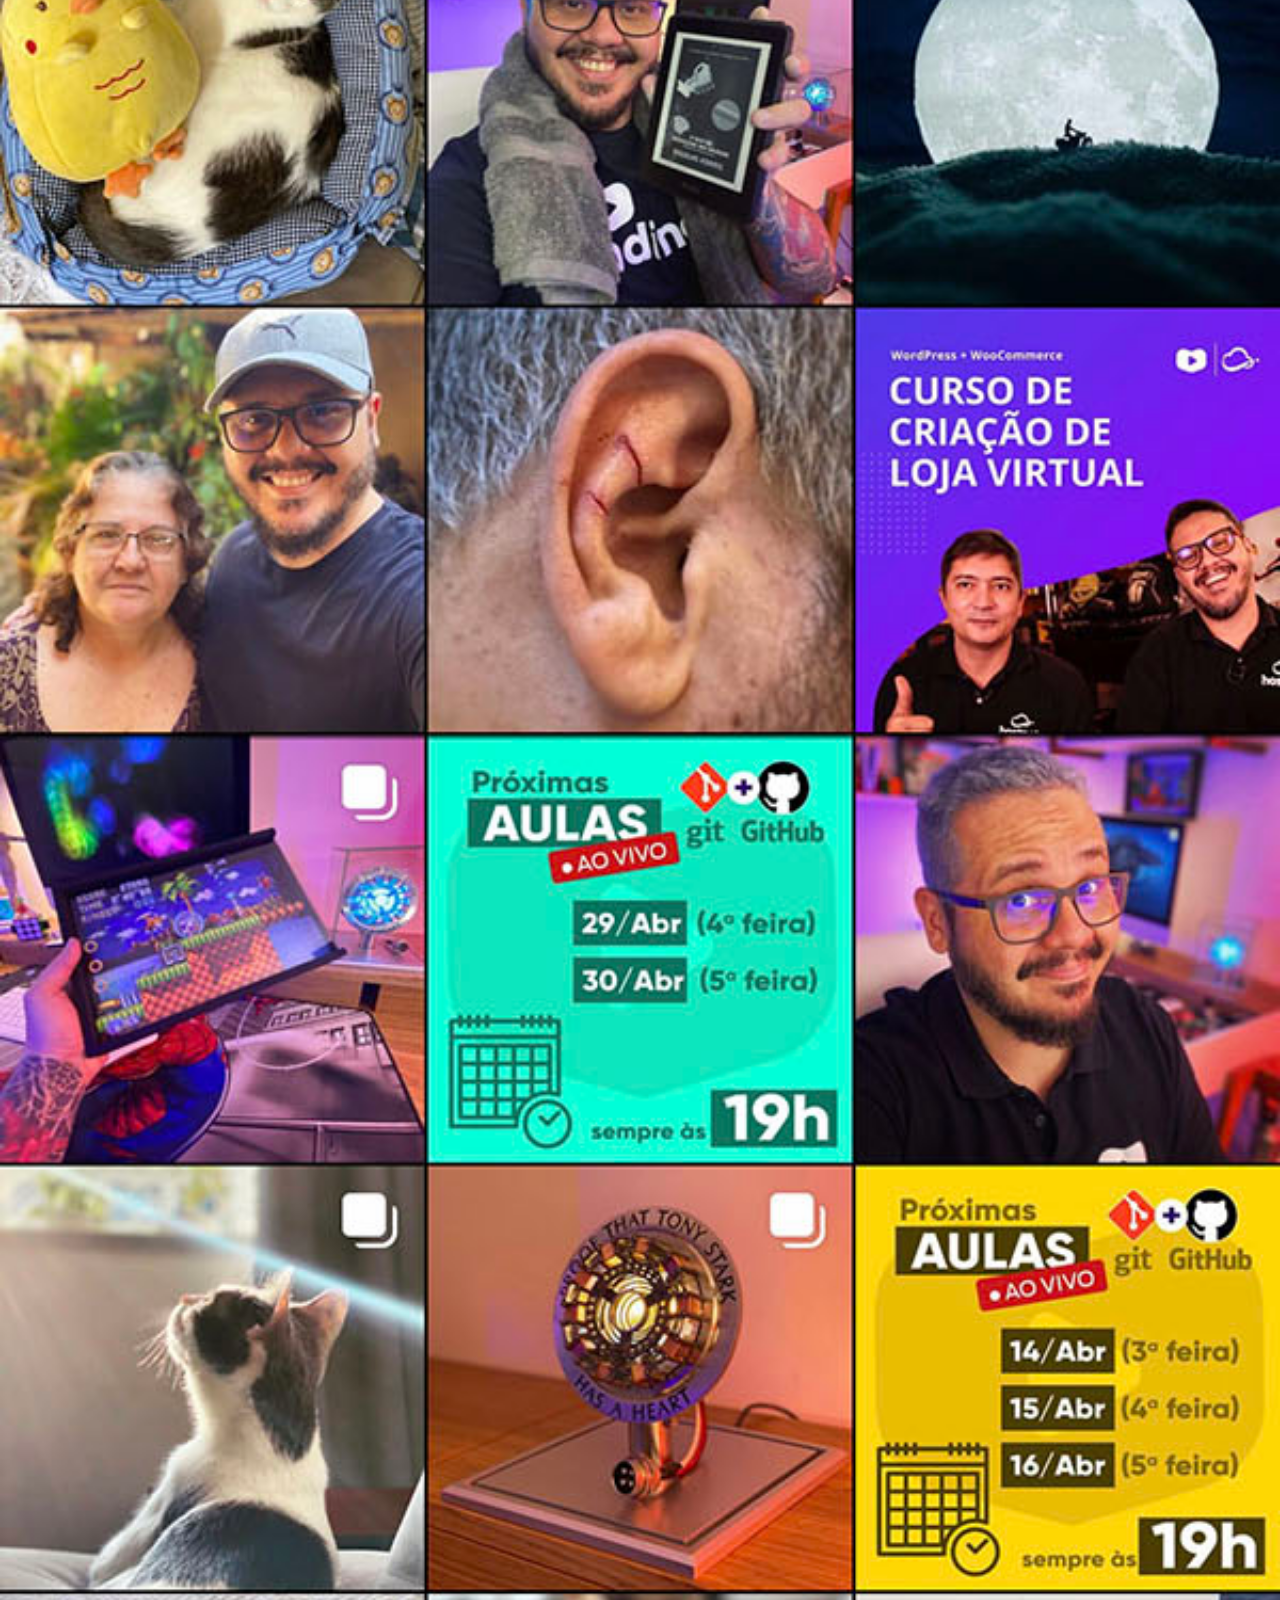
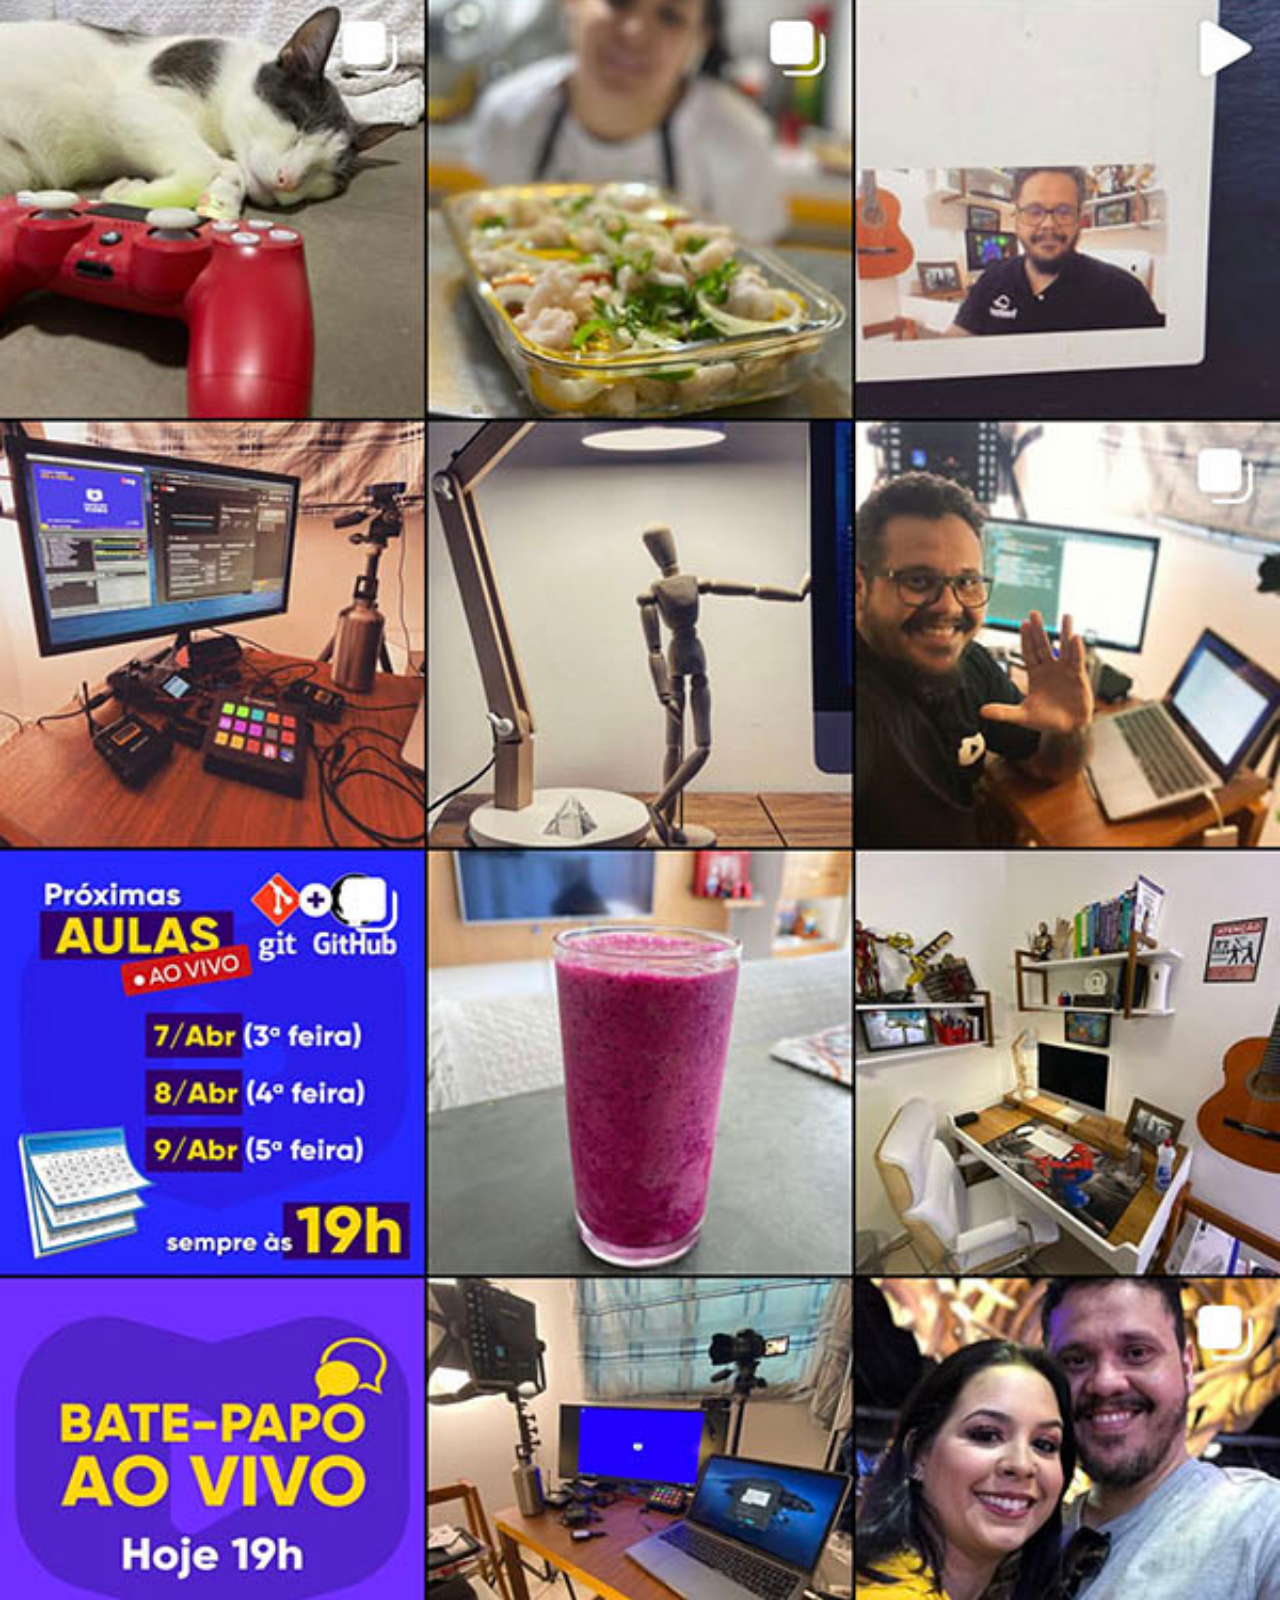
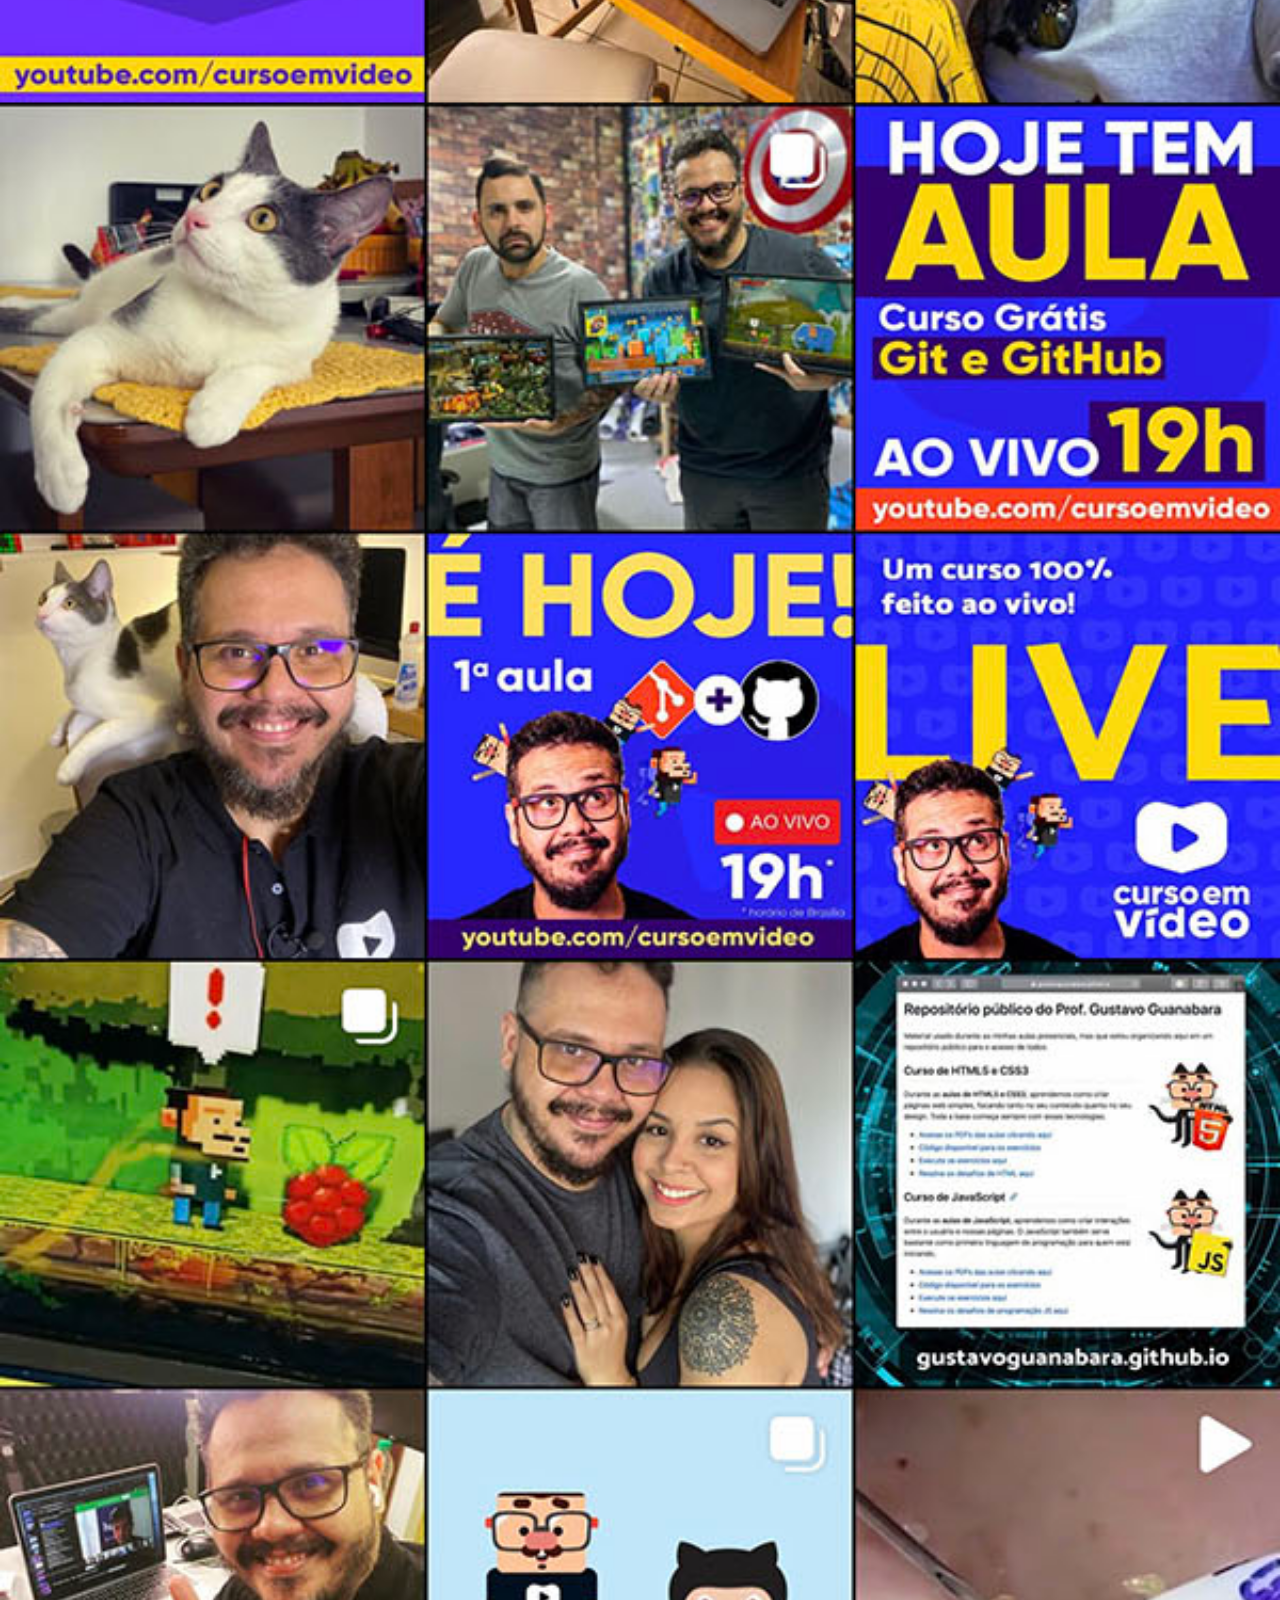
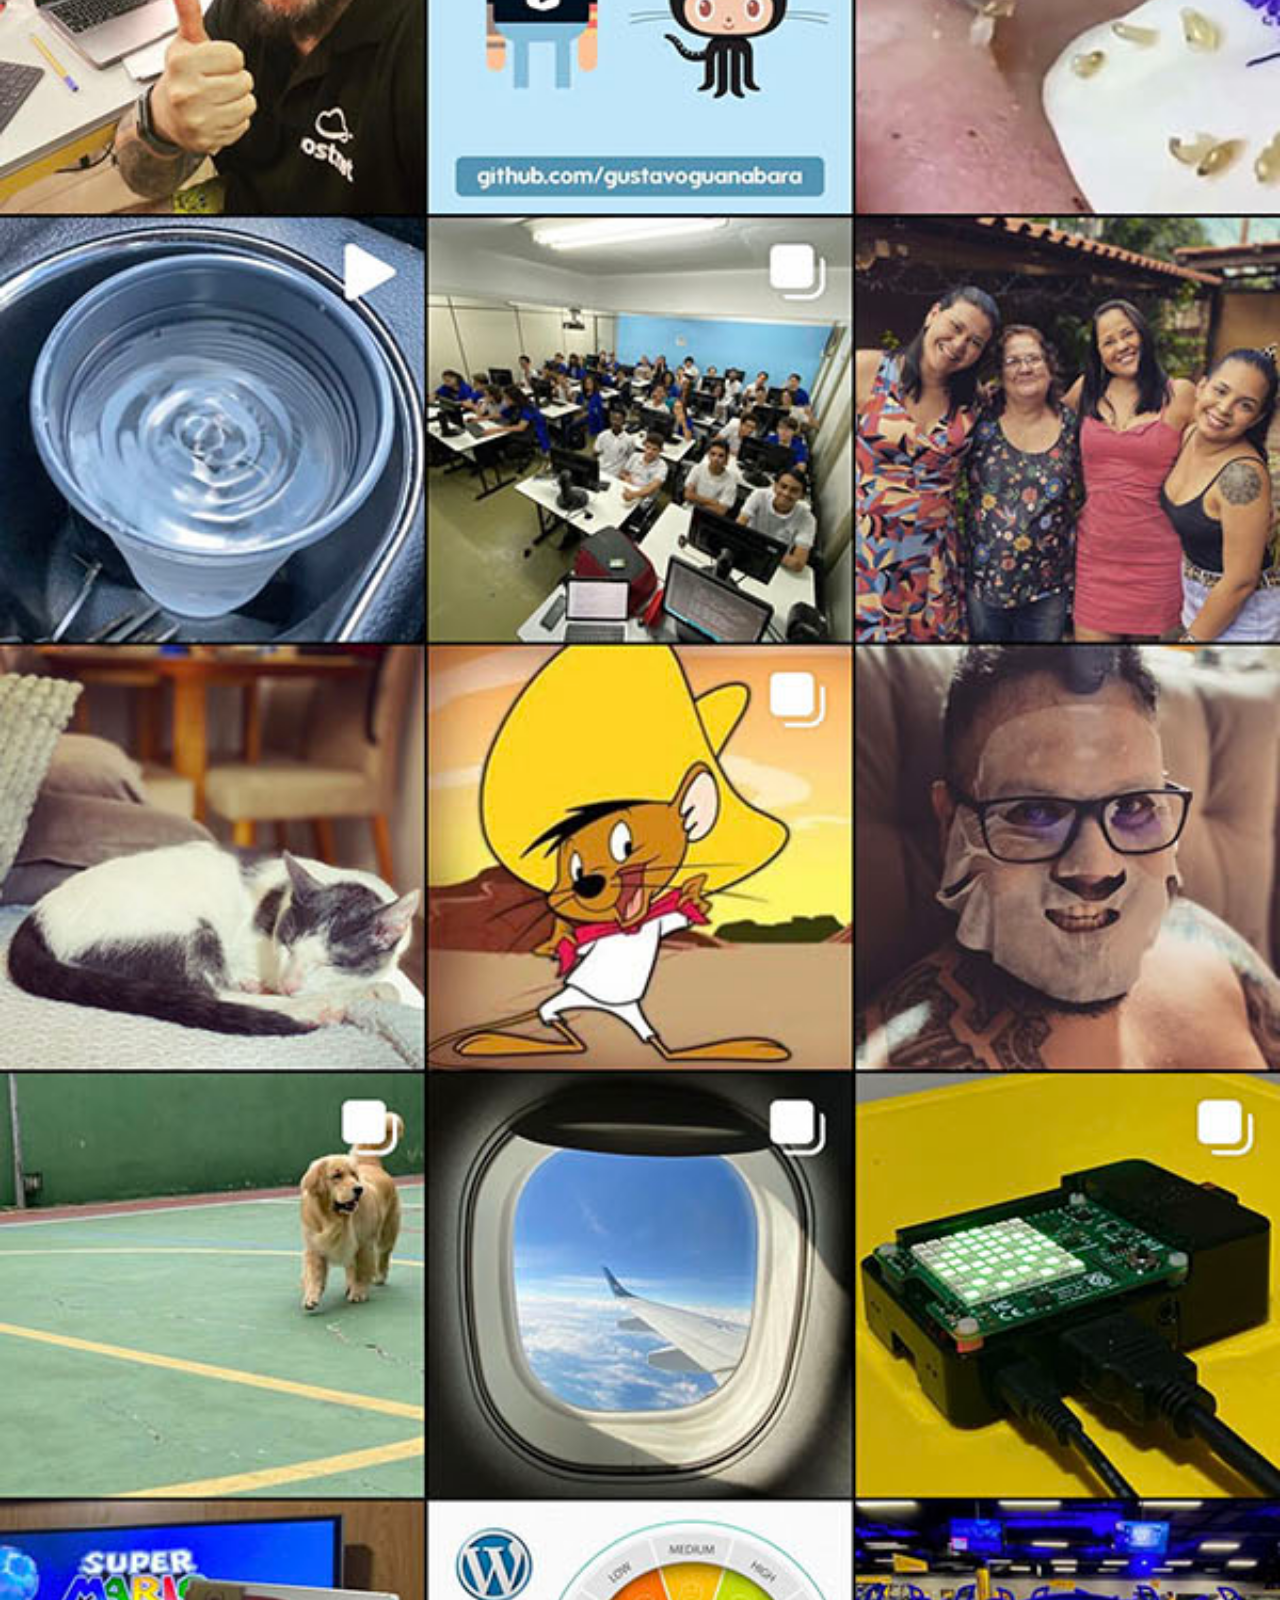
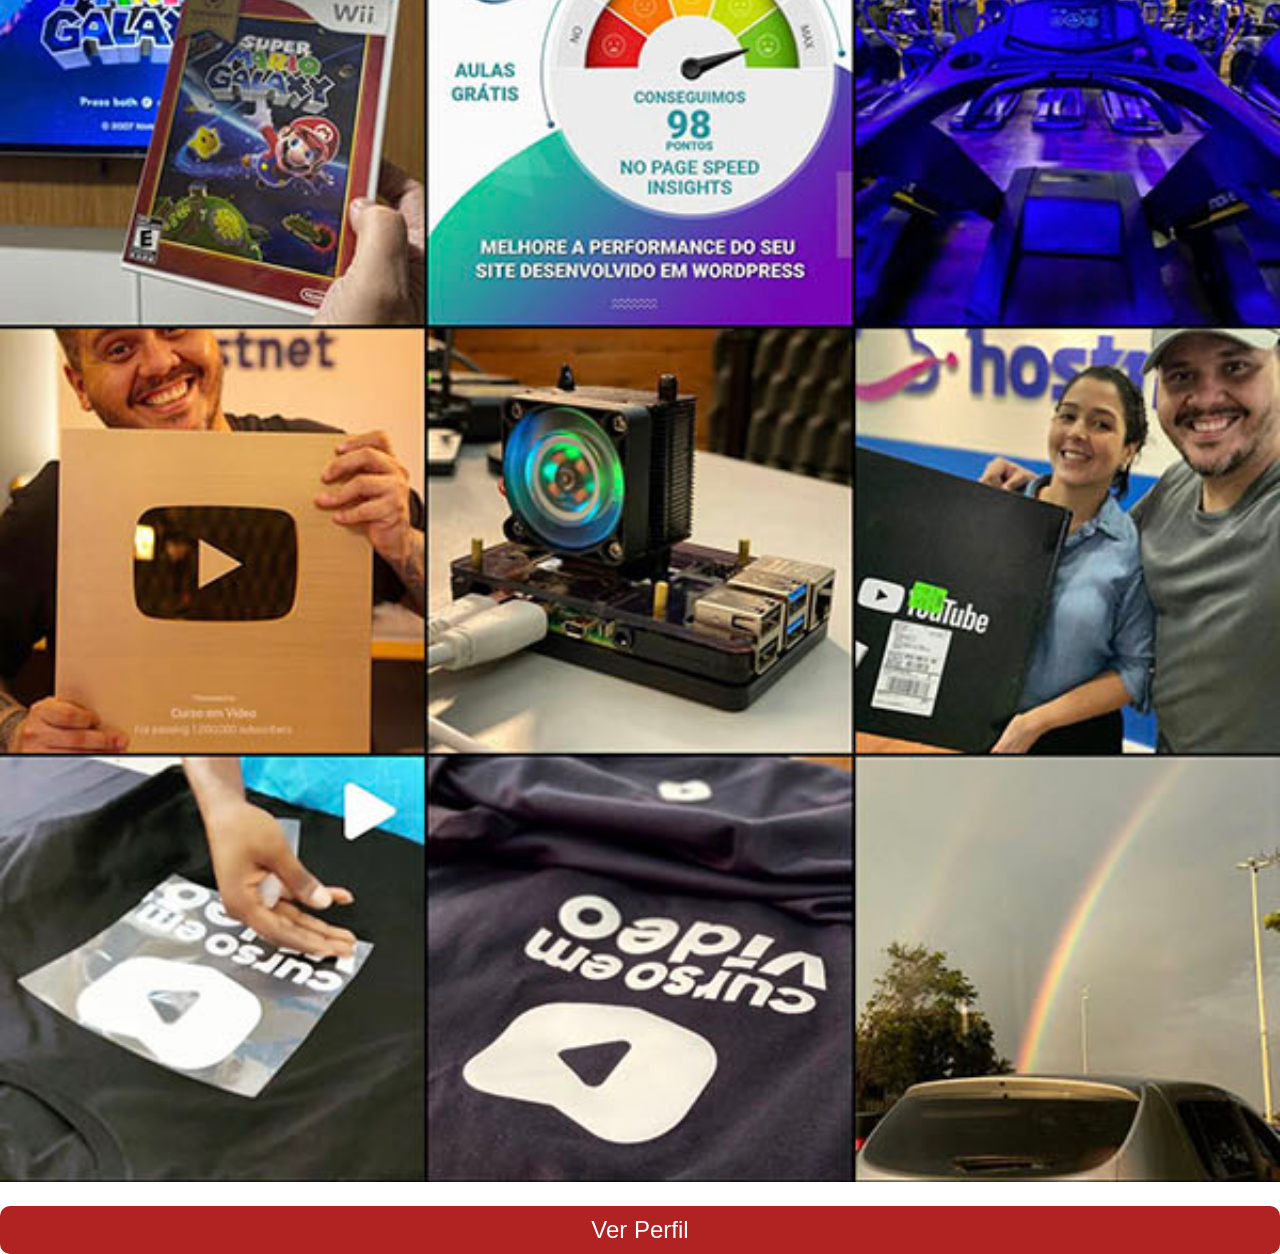
<file: instagram.html>
<!DOCTYPE html>
<html lang="en">
<head>
    <meta charset="UTF-8">
    <meta name="viewport" content="width=device-width, initial-scale=1.0">
    <link rel="stylesheet" href="estilos/social.css">
    <title>instagram</title>
</head>
<body>
    <img src="estilos/imagens/tela-instagram.jpg"instagram" alt="instagram">
    <a href="https://www.instagram.com/gustavoguanabara/" target="_blank">Ver Perfil</a>
</body>
</html>
</file>
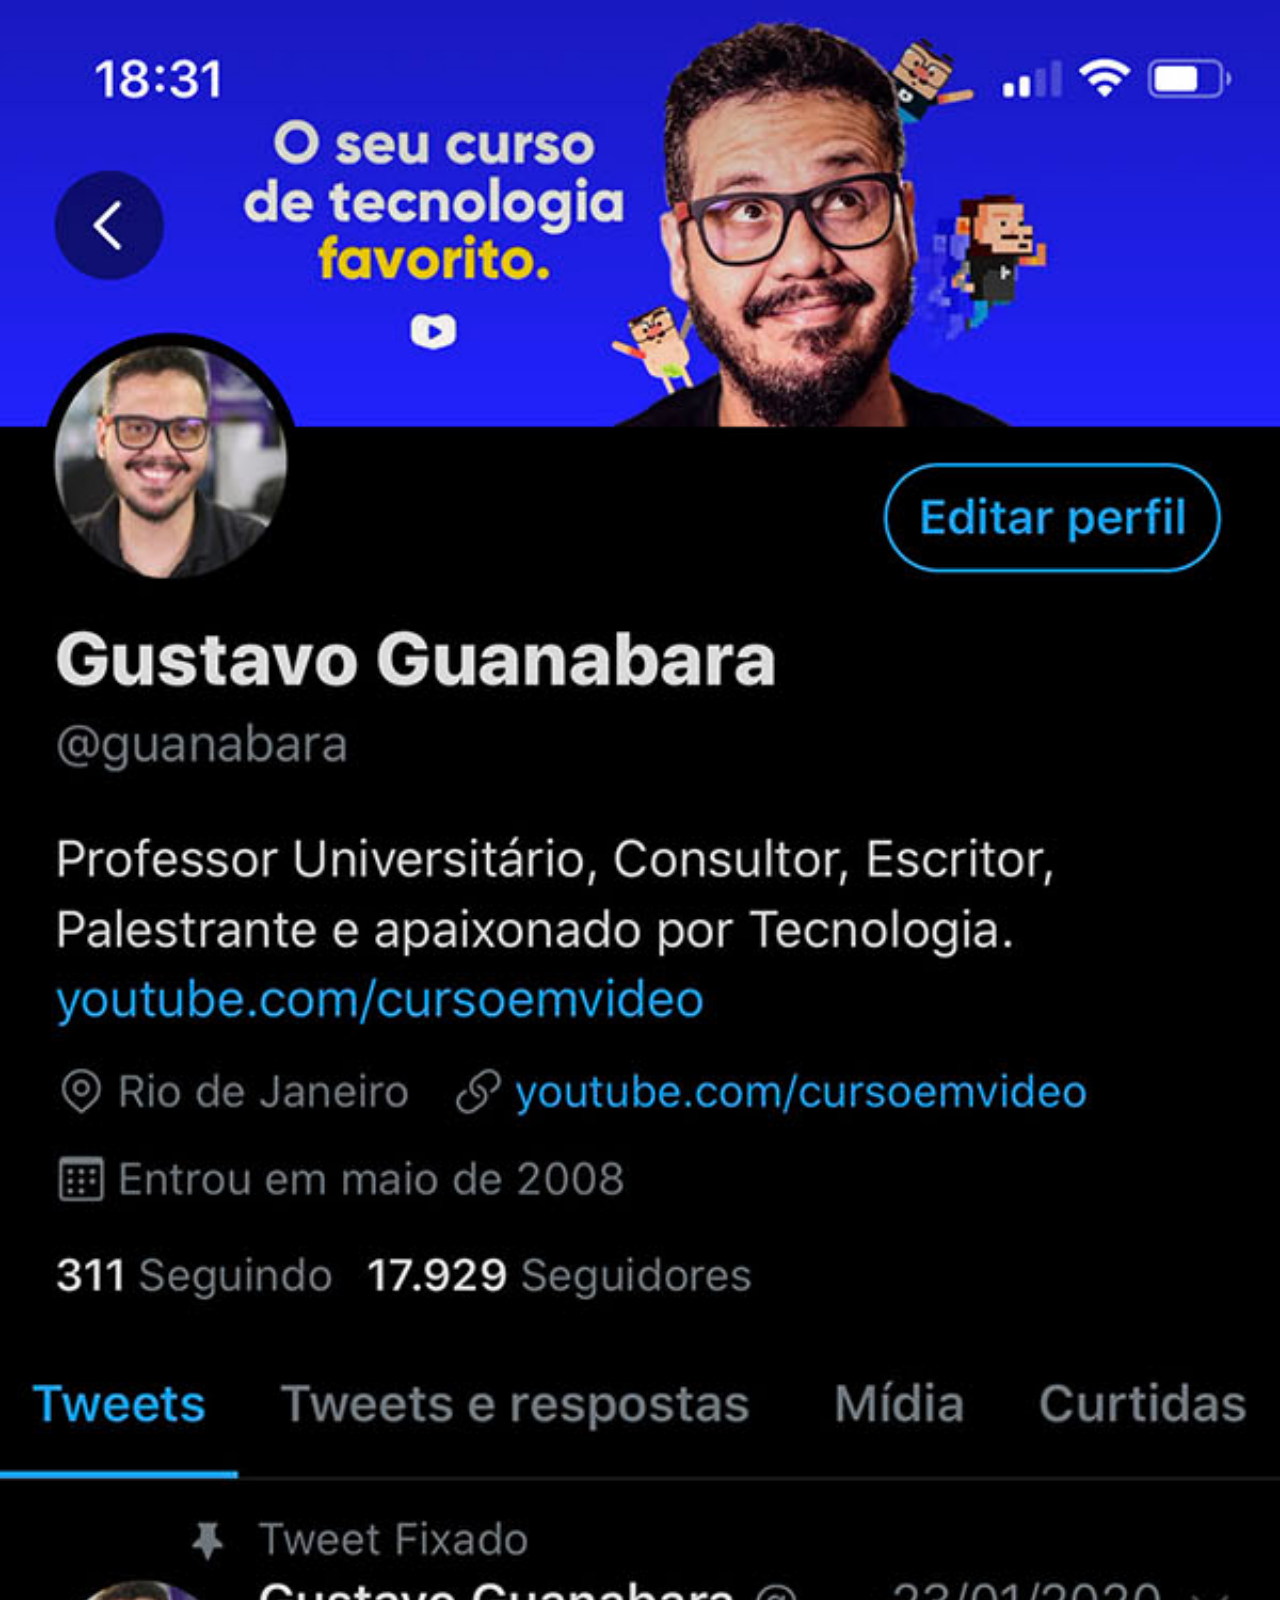
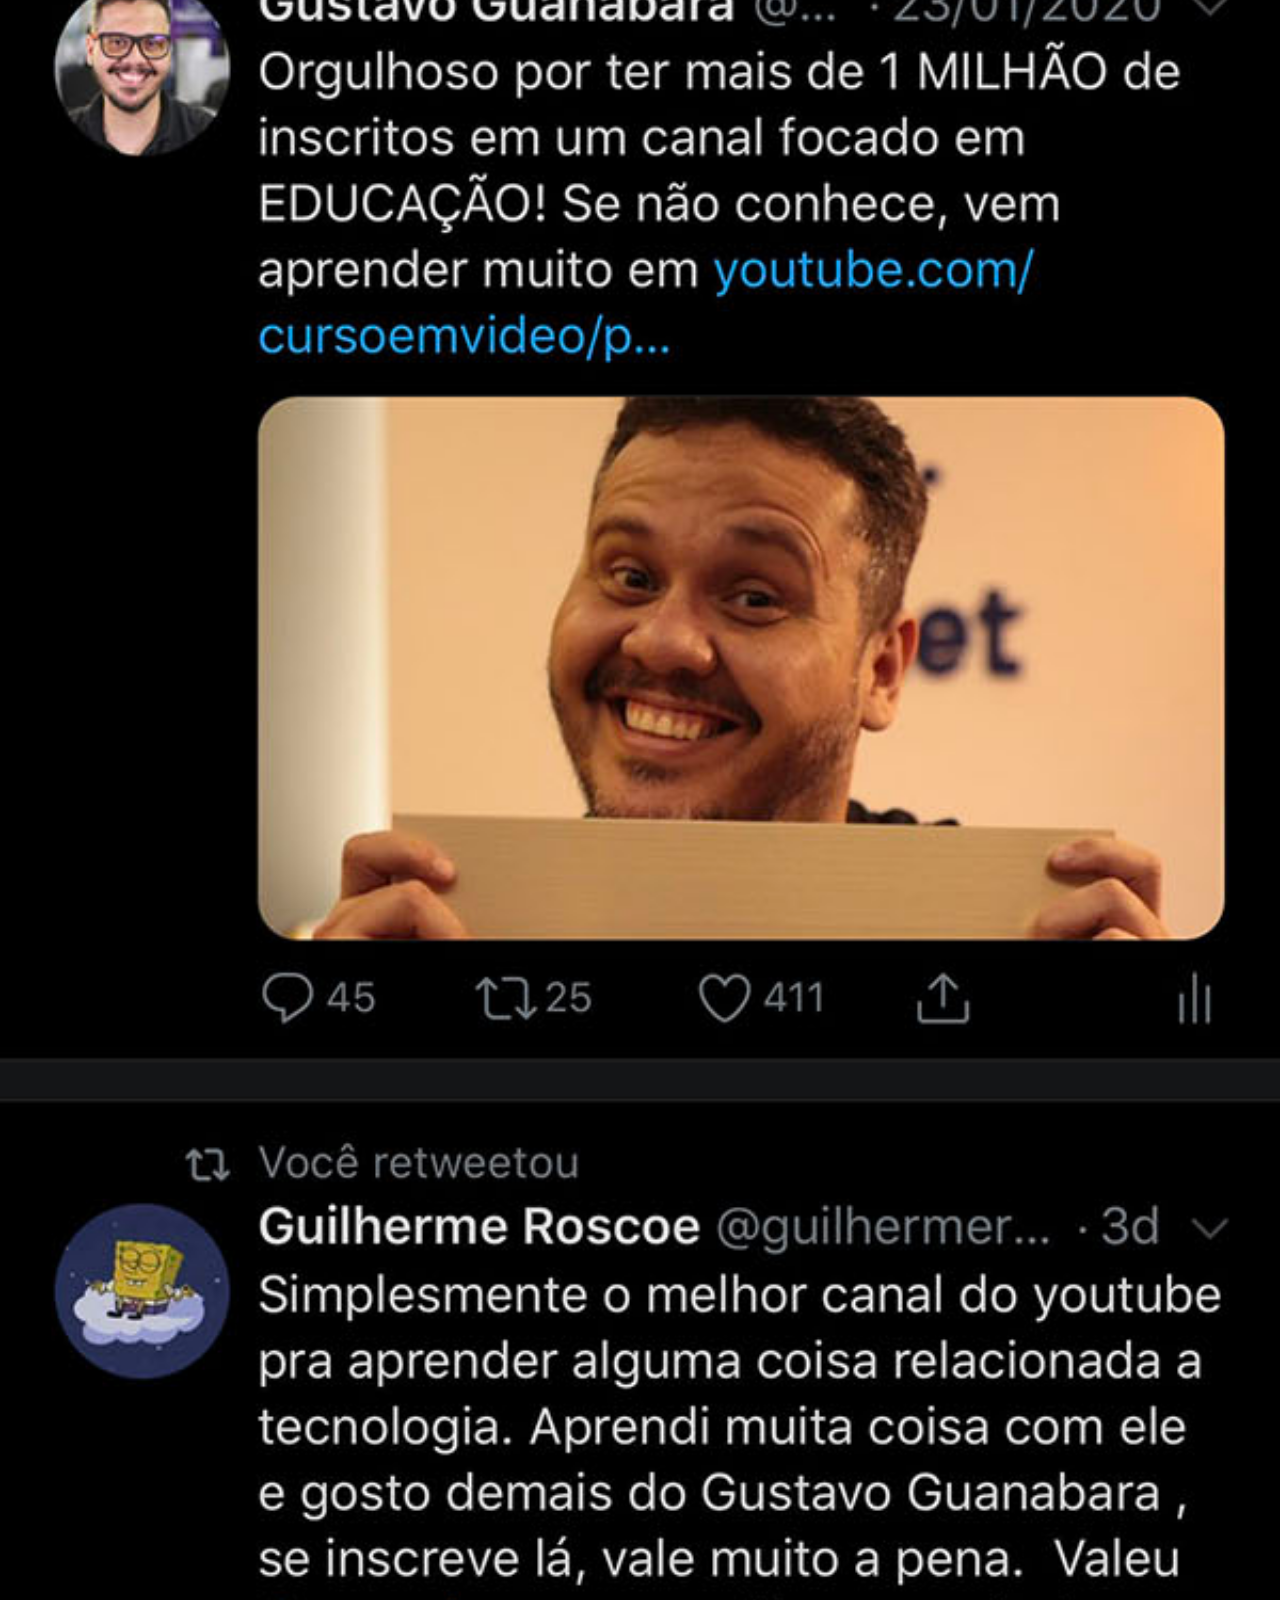
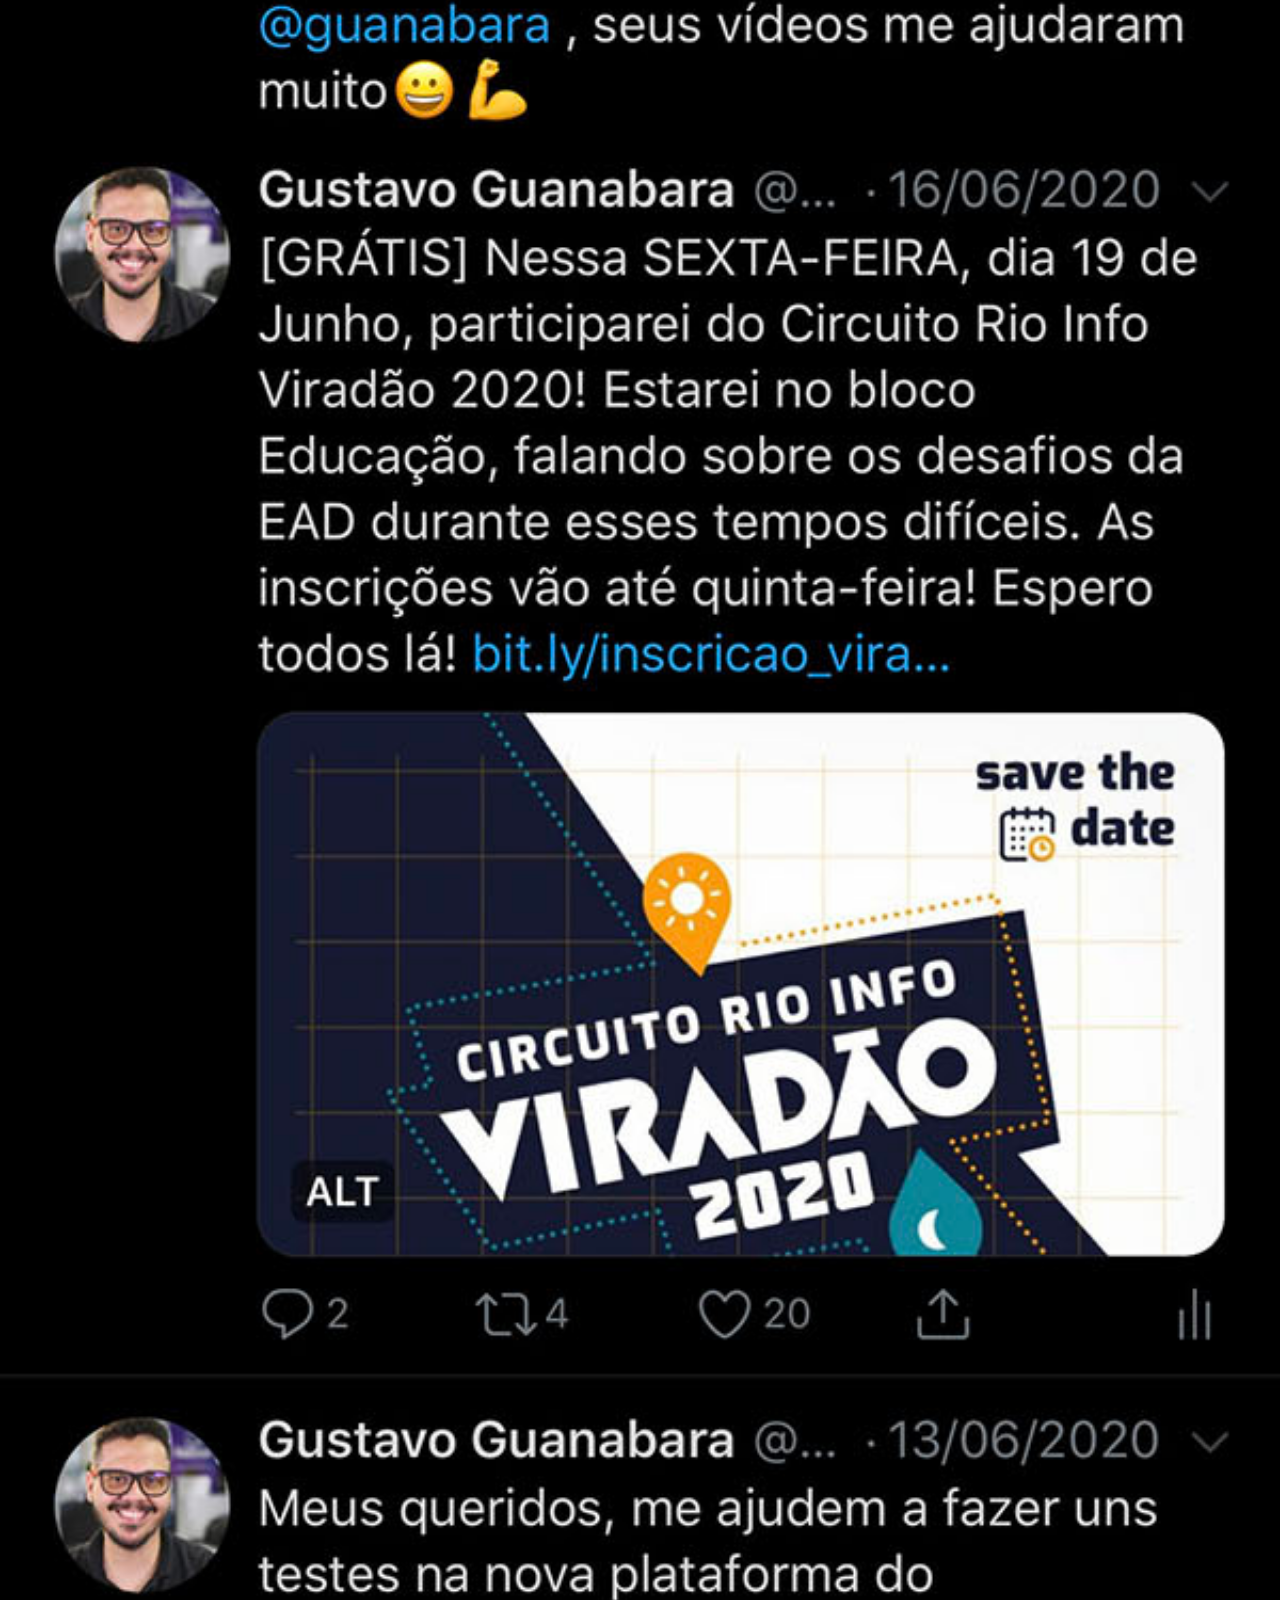
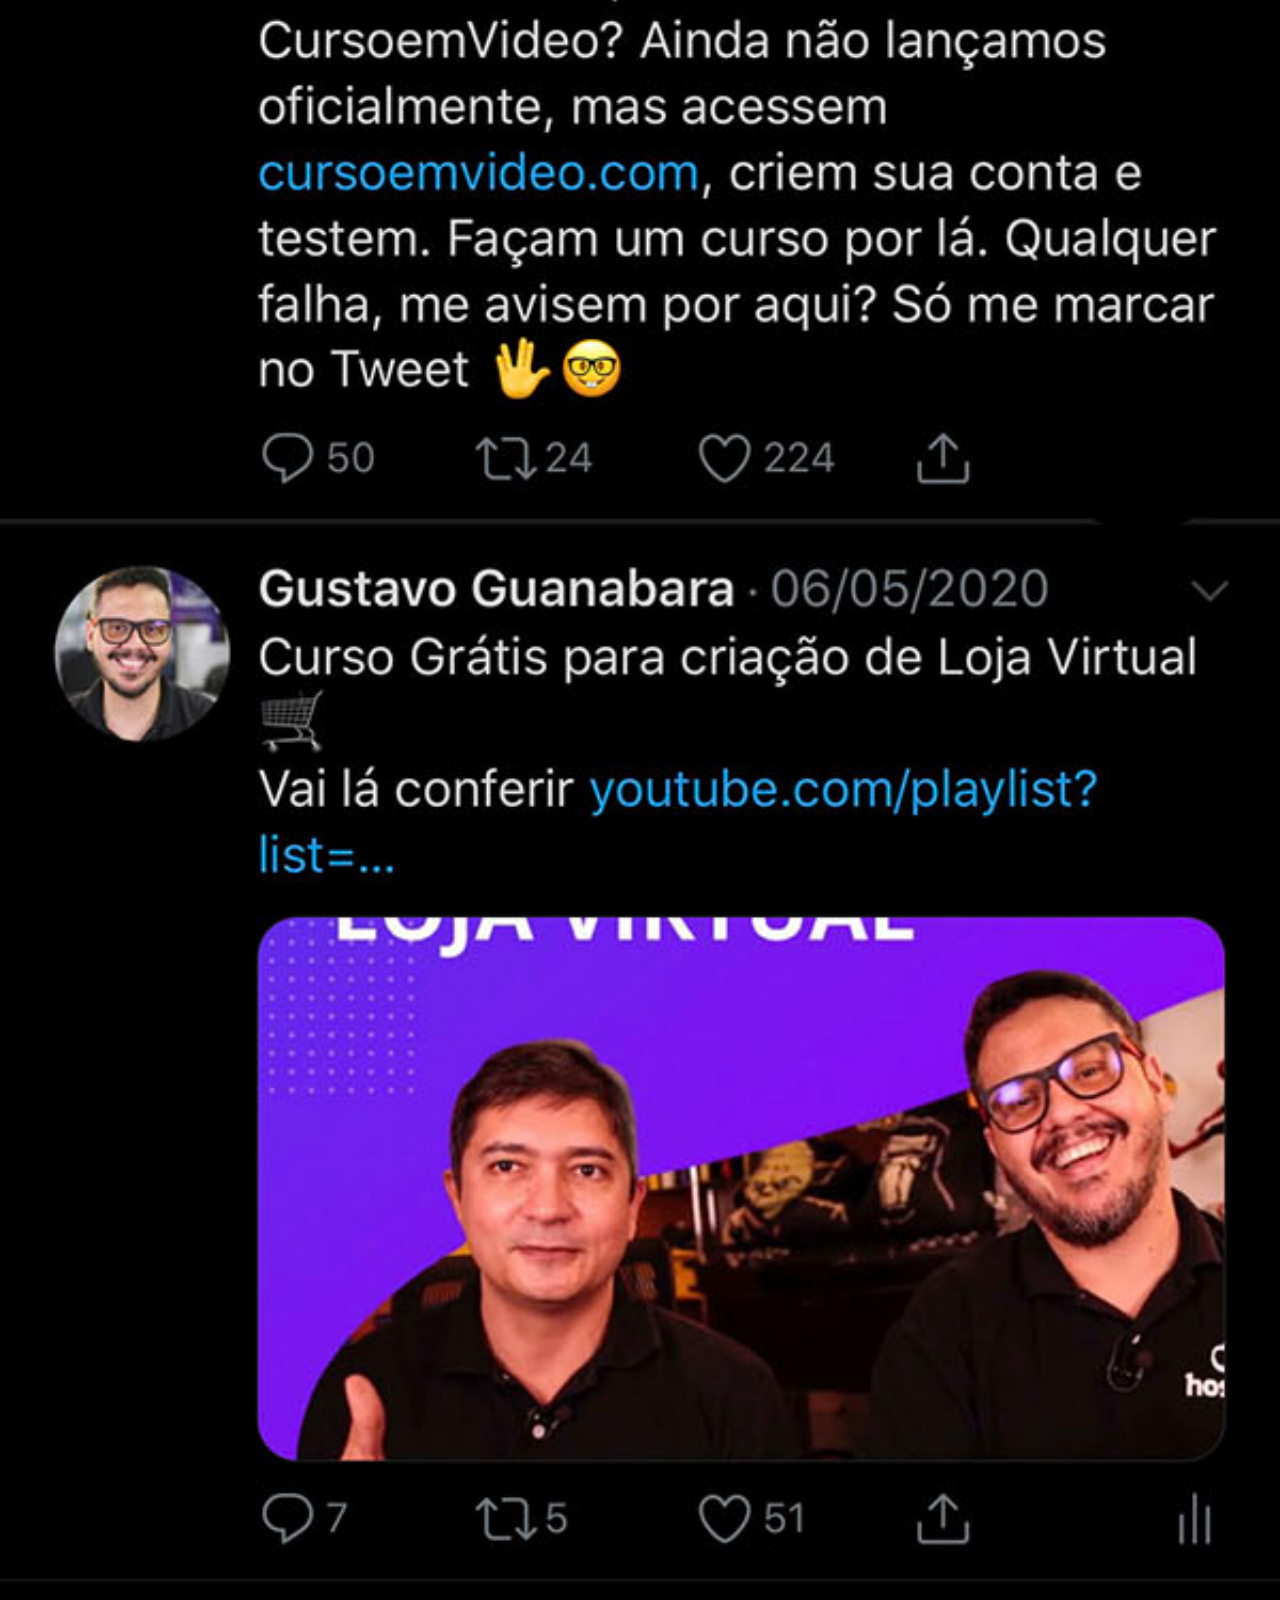
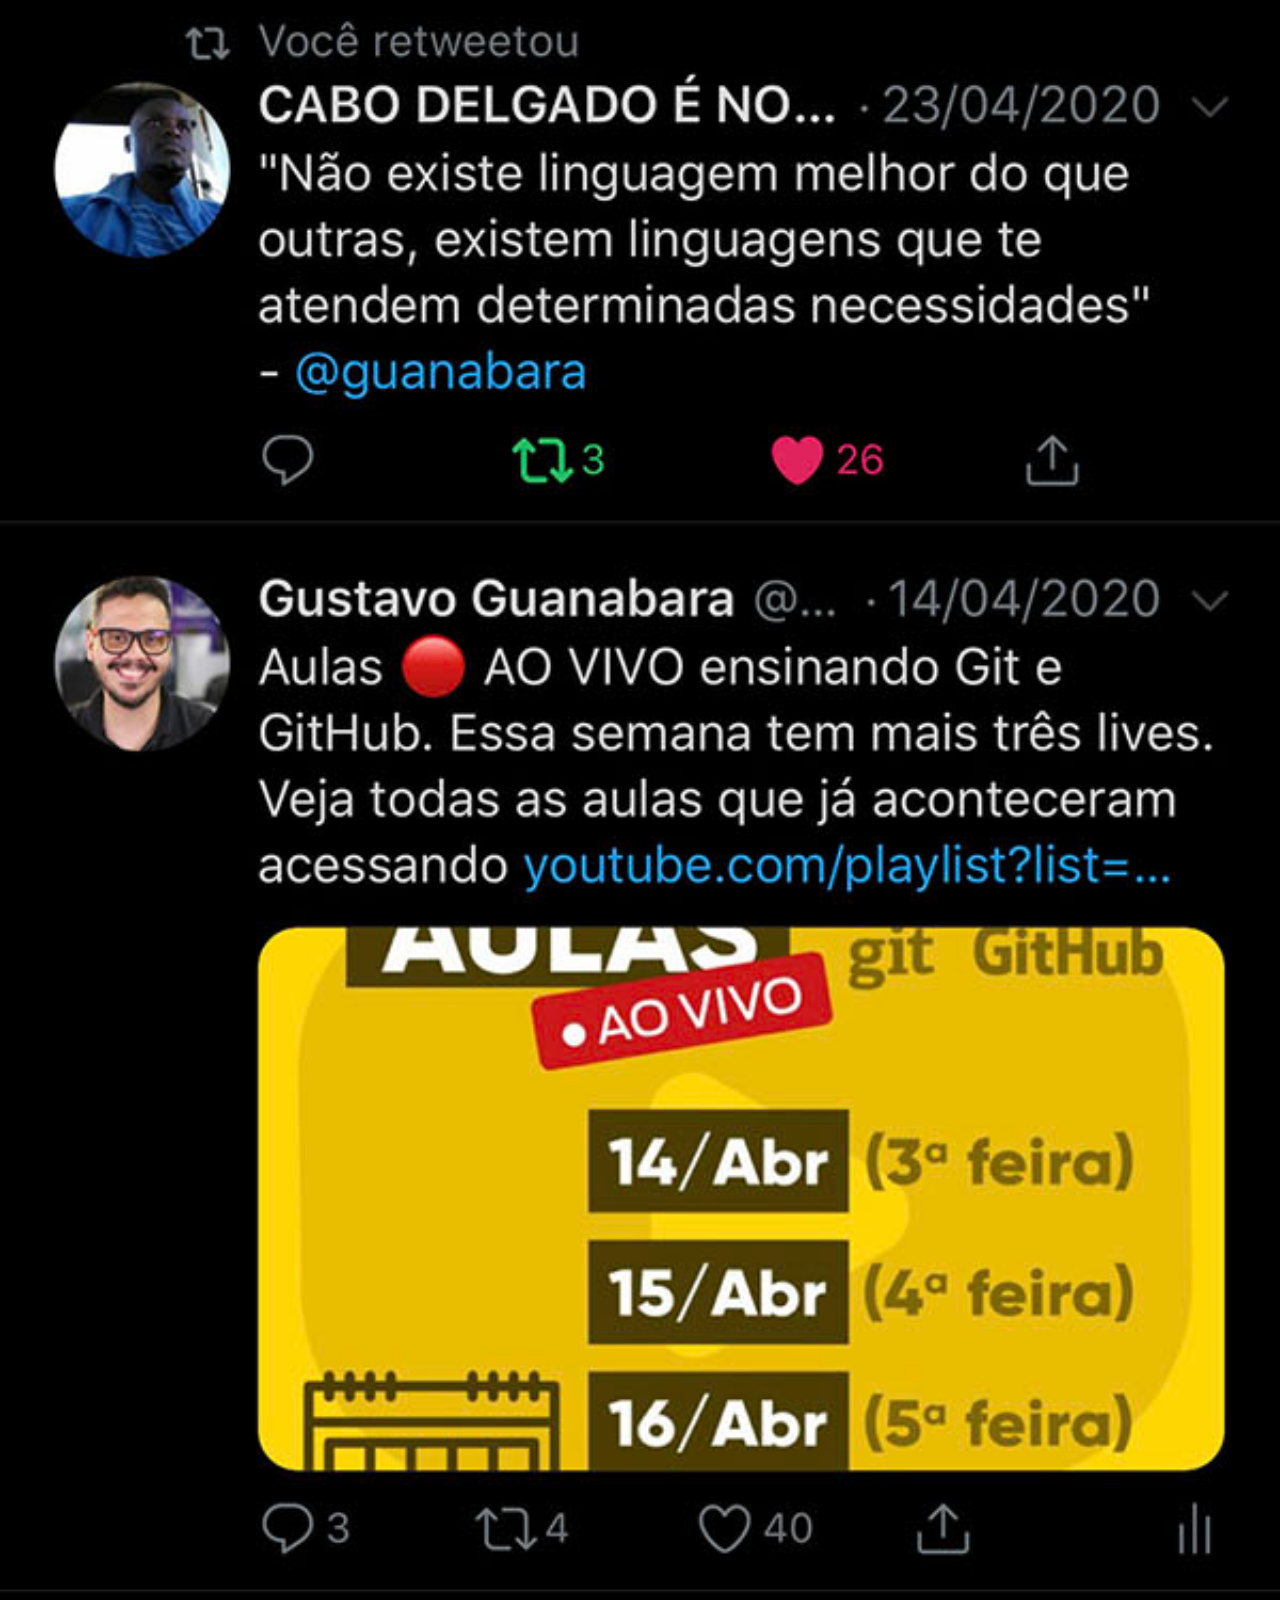
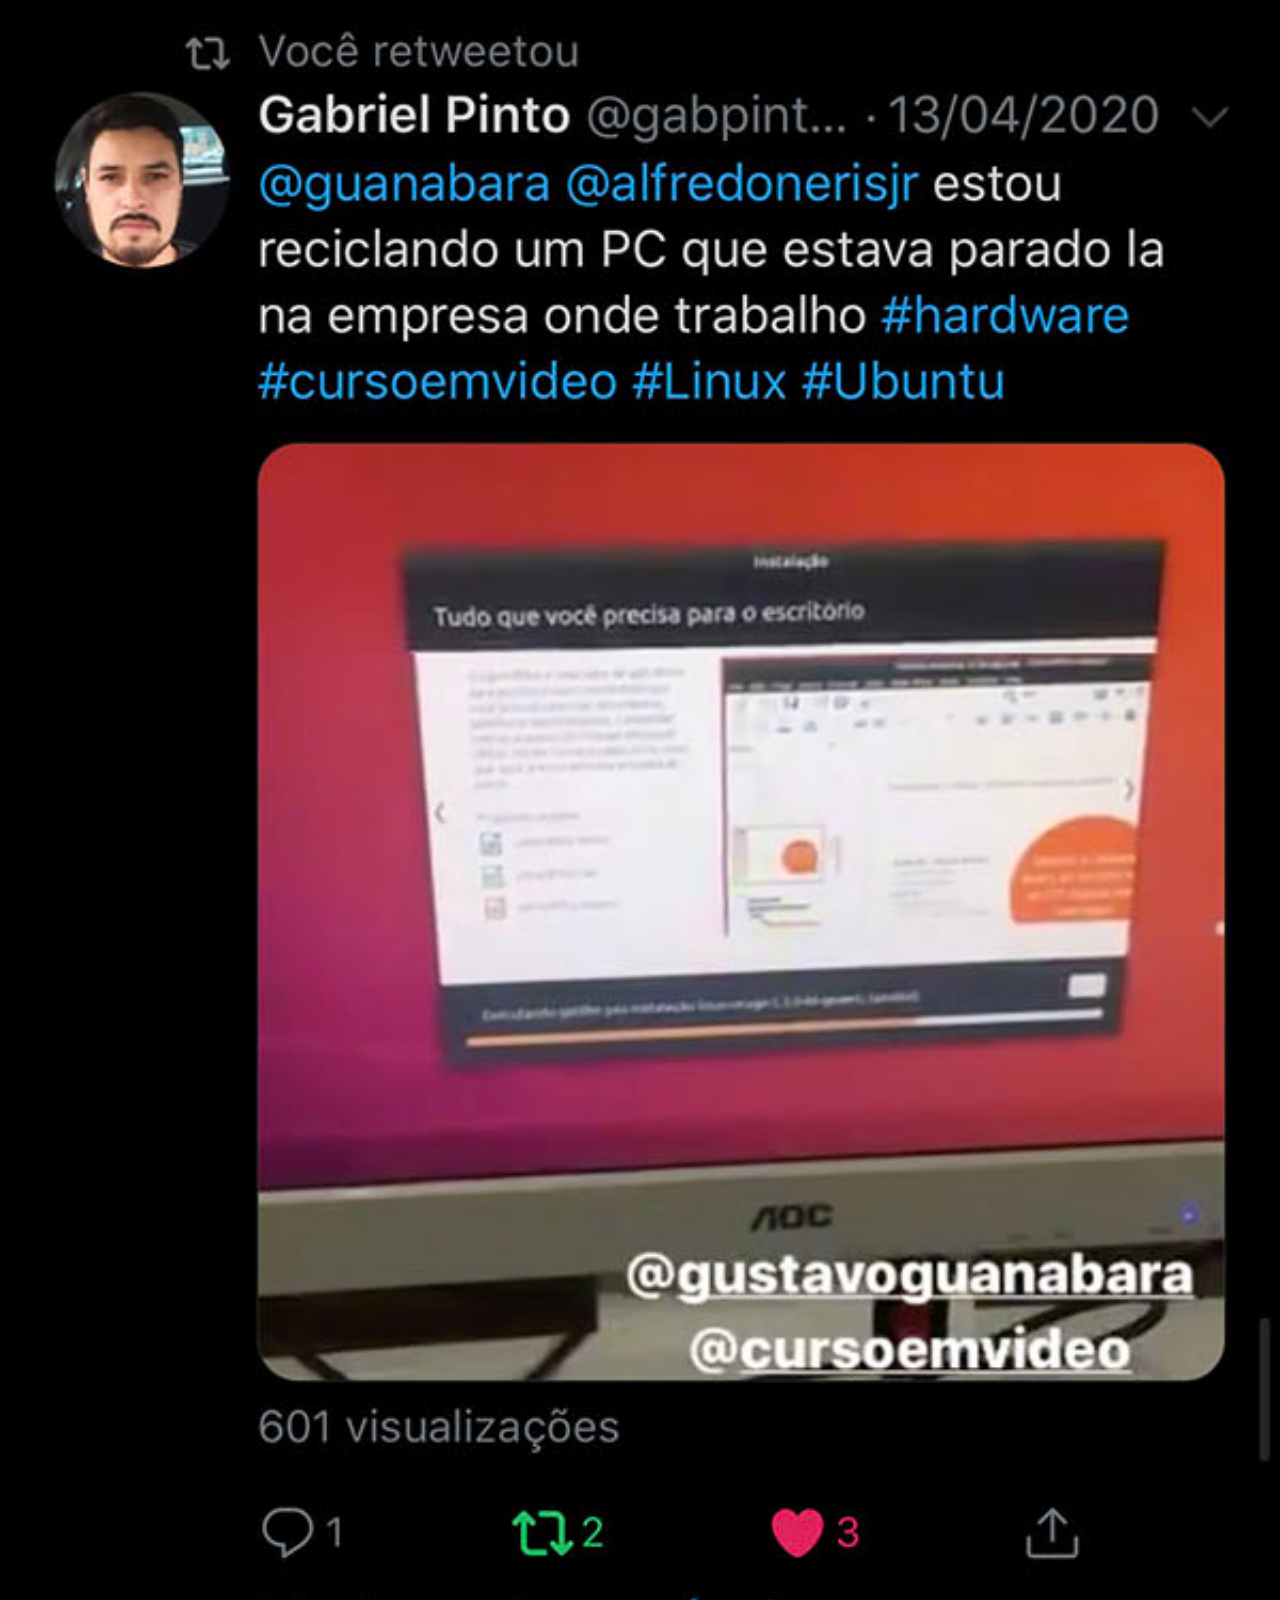
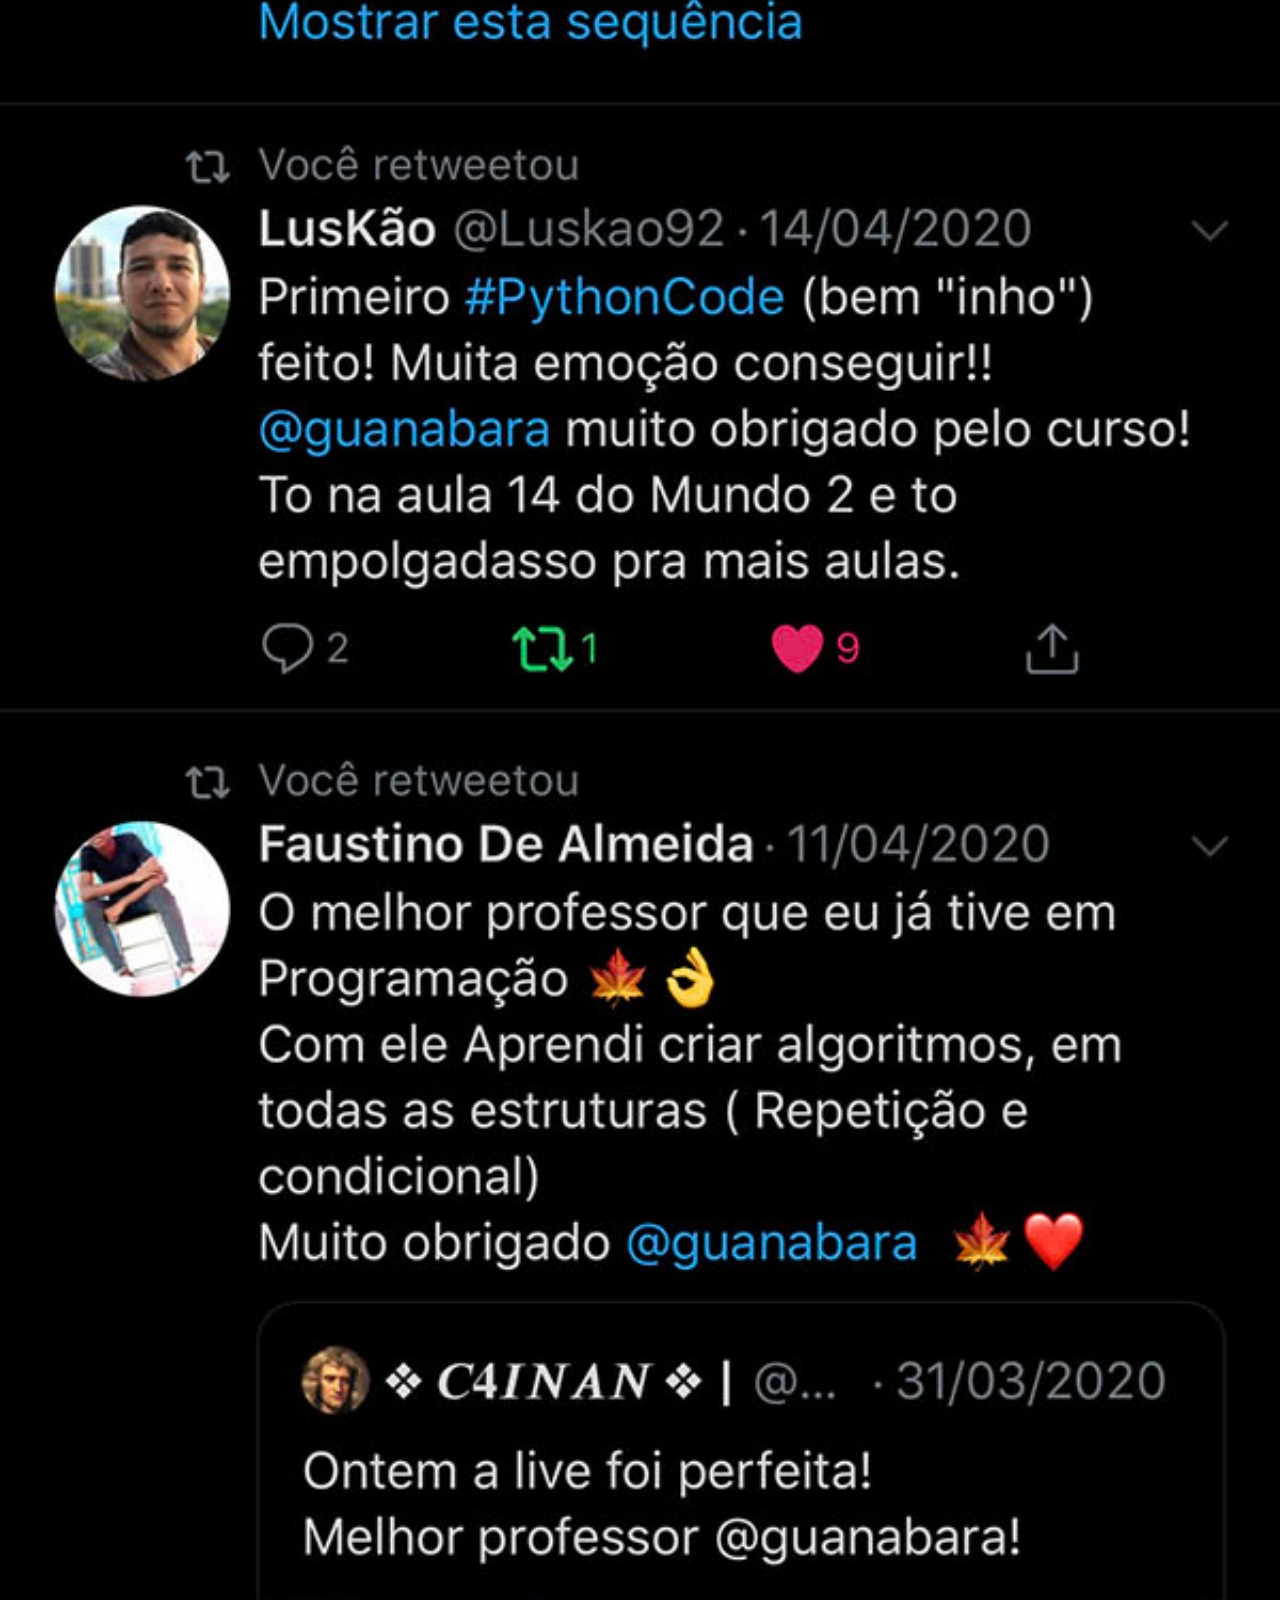
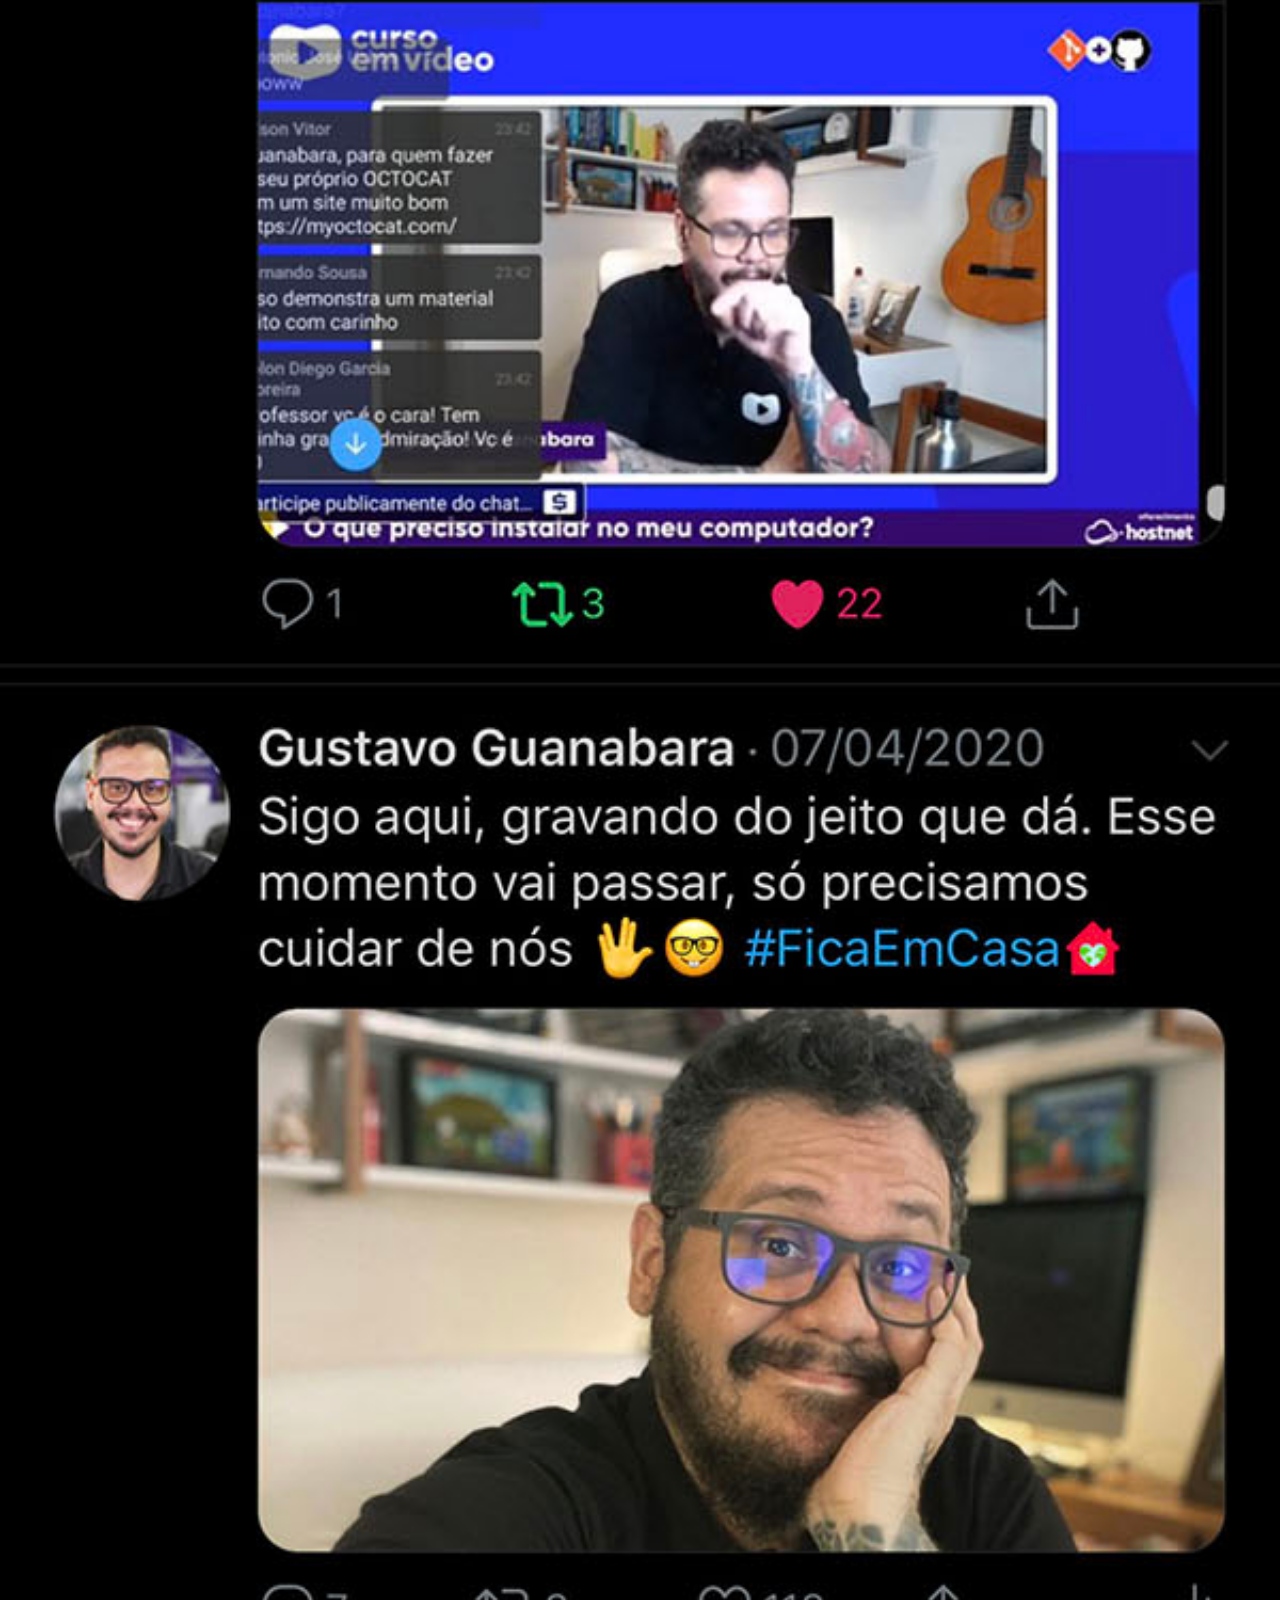
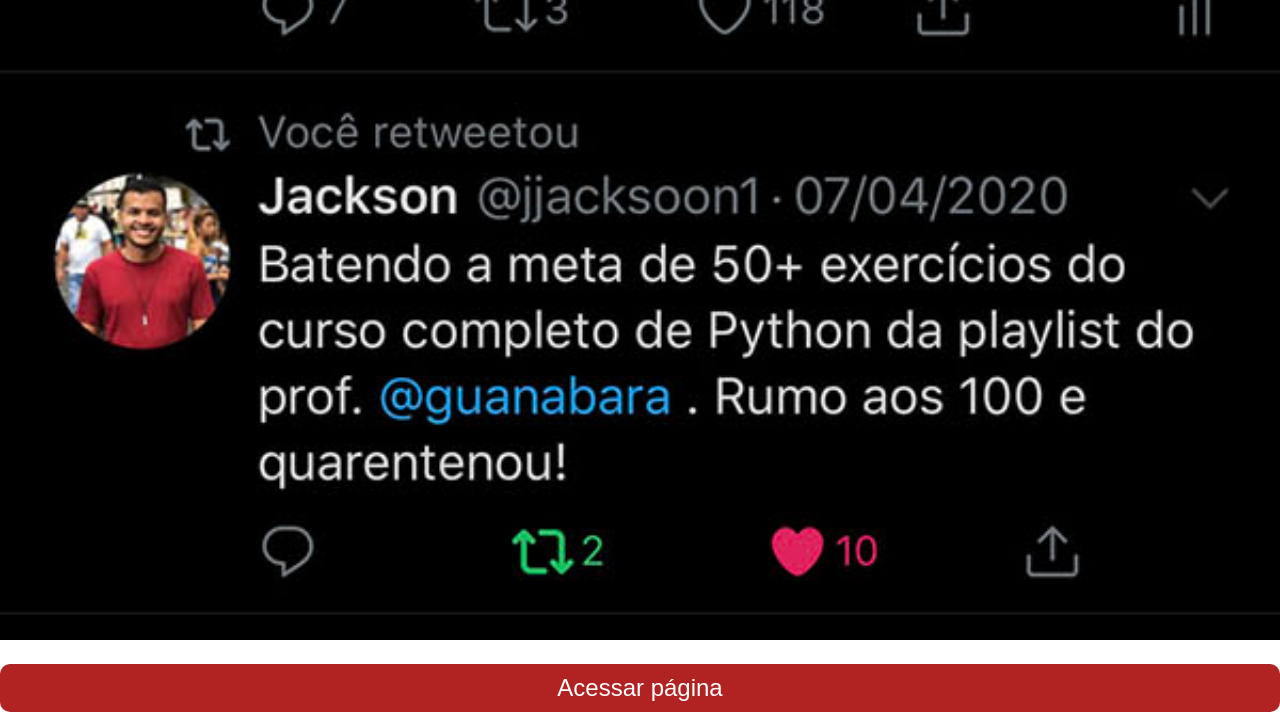
<file: twitter.html>
<!DOCTYPE html>
<html lang="pt-BR">
<head>
    <meta charset="UTF-8">
    <meta name="viewport" content="width=device-width, initial-scale=1.0">
    <link rel="stylesheet" href="estilos/social.css">
    <title>twitter</title>
</head>
<body>
      <img src="estilos/imagens/tela-twitter.jpg" alt="twitter">
    <a href="https://x.com/guanabara?s=20" target="_blank">Acessar página</a>
</body>
</html>
</file>
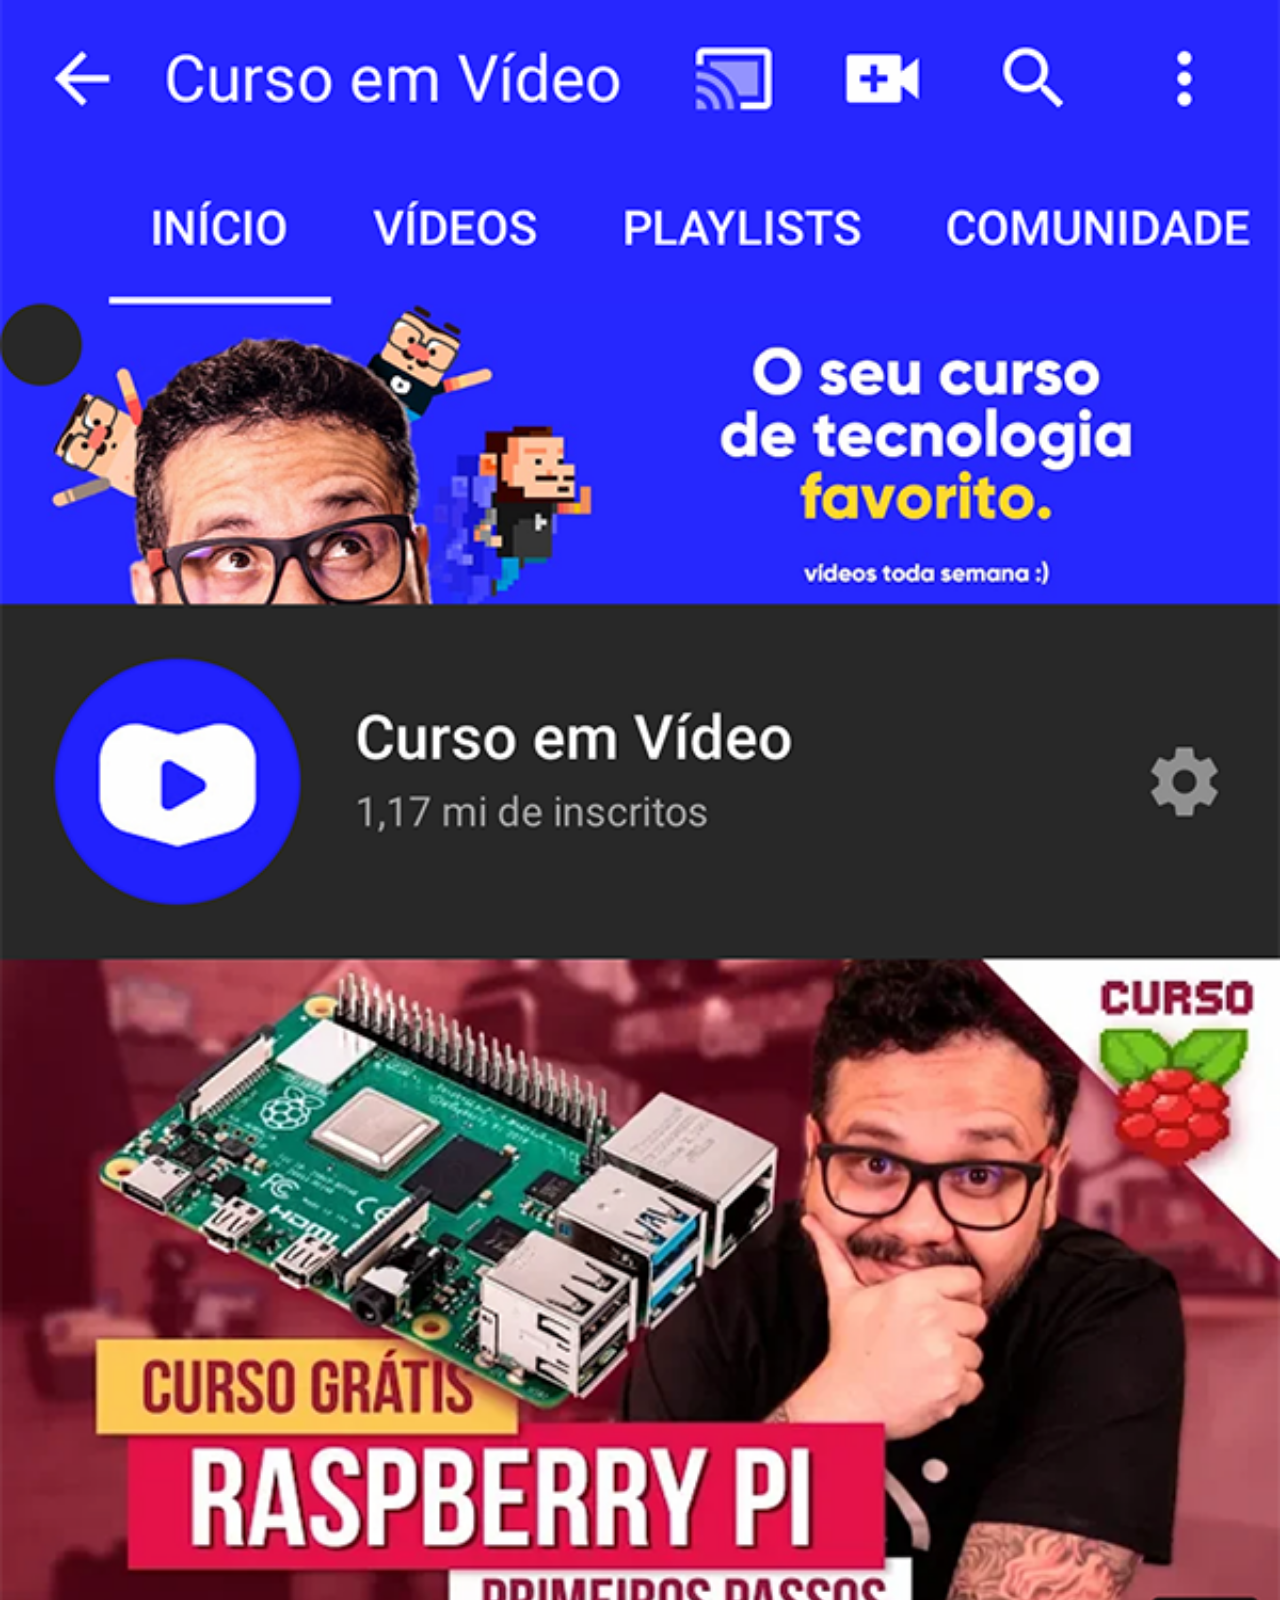
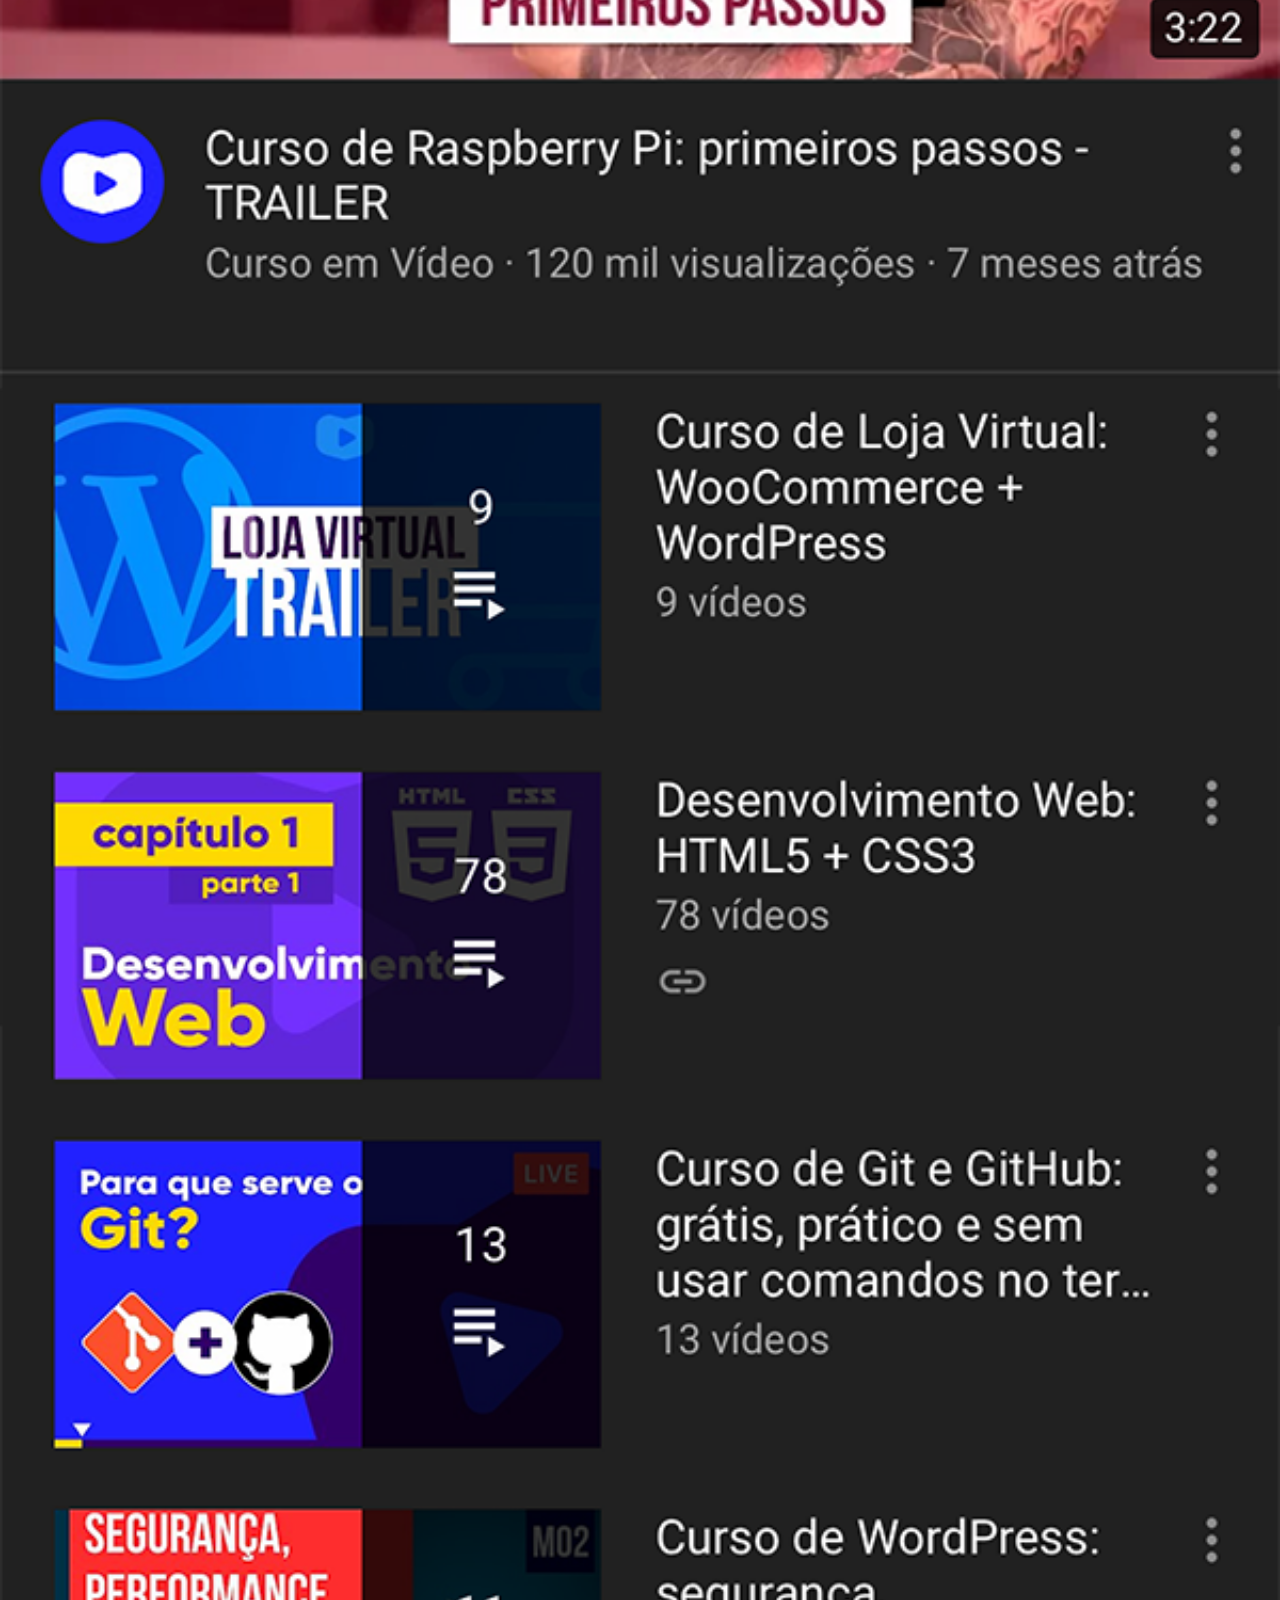
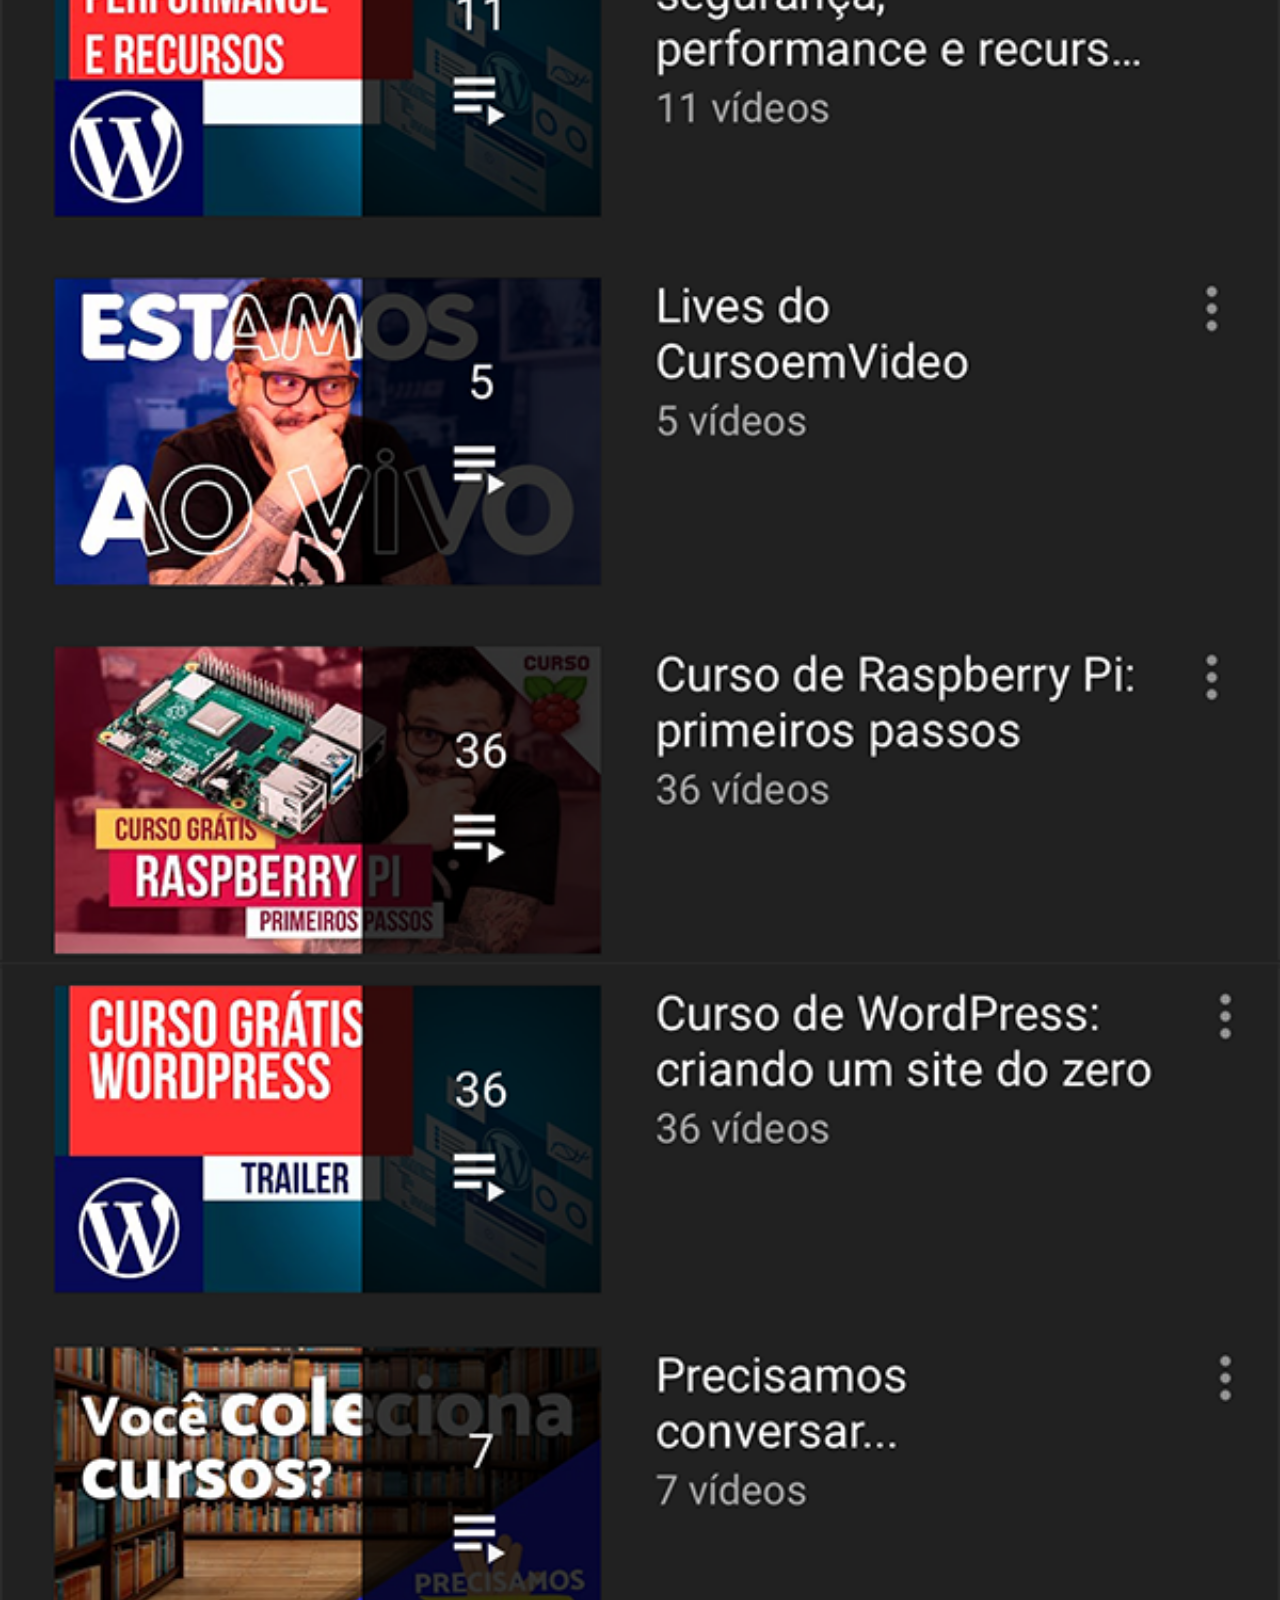
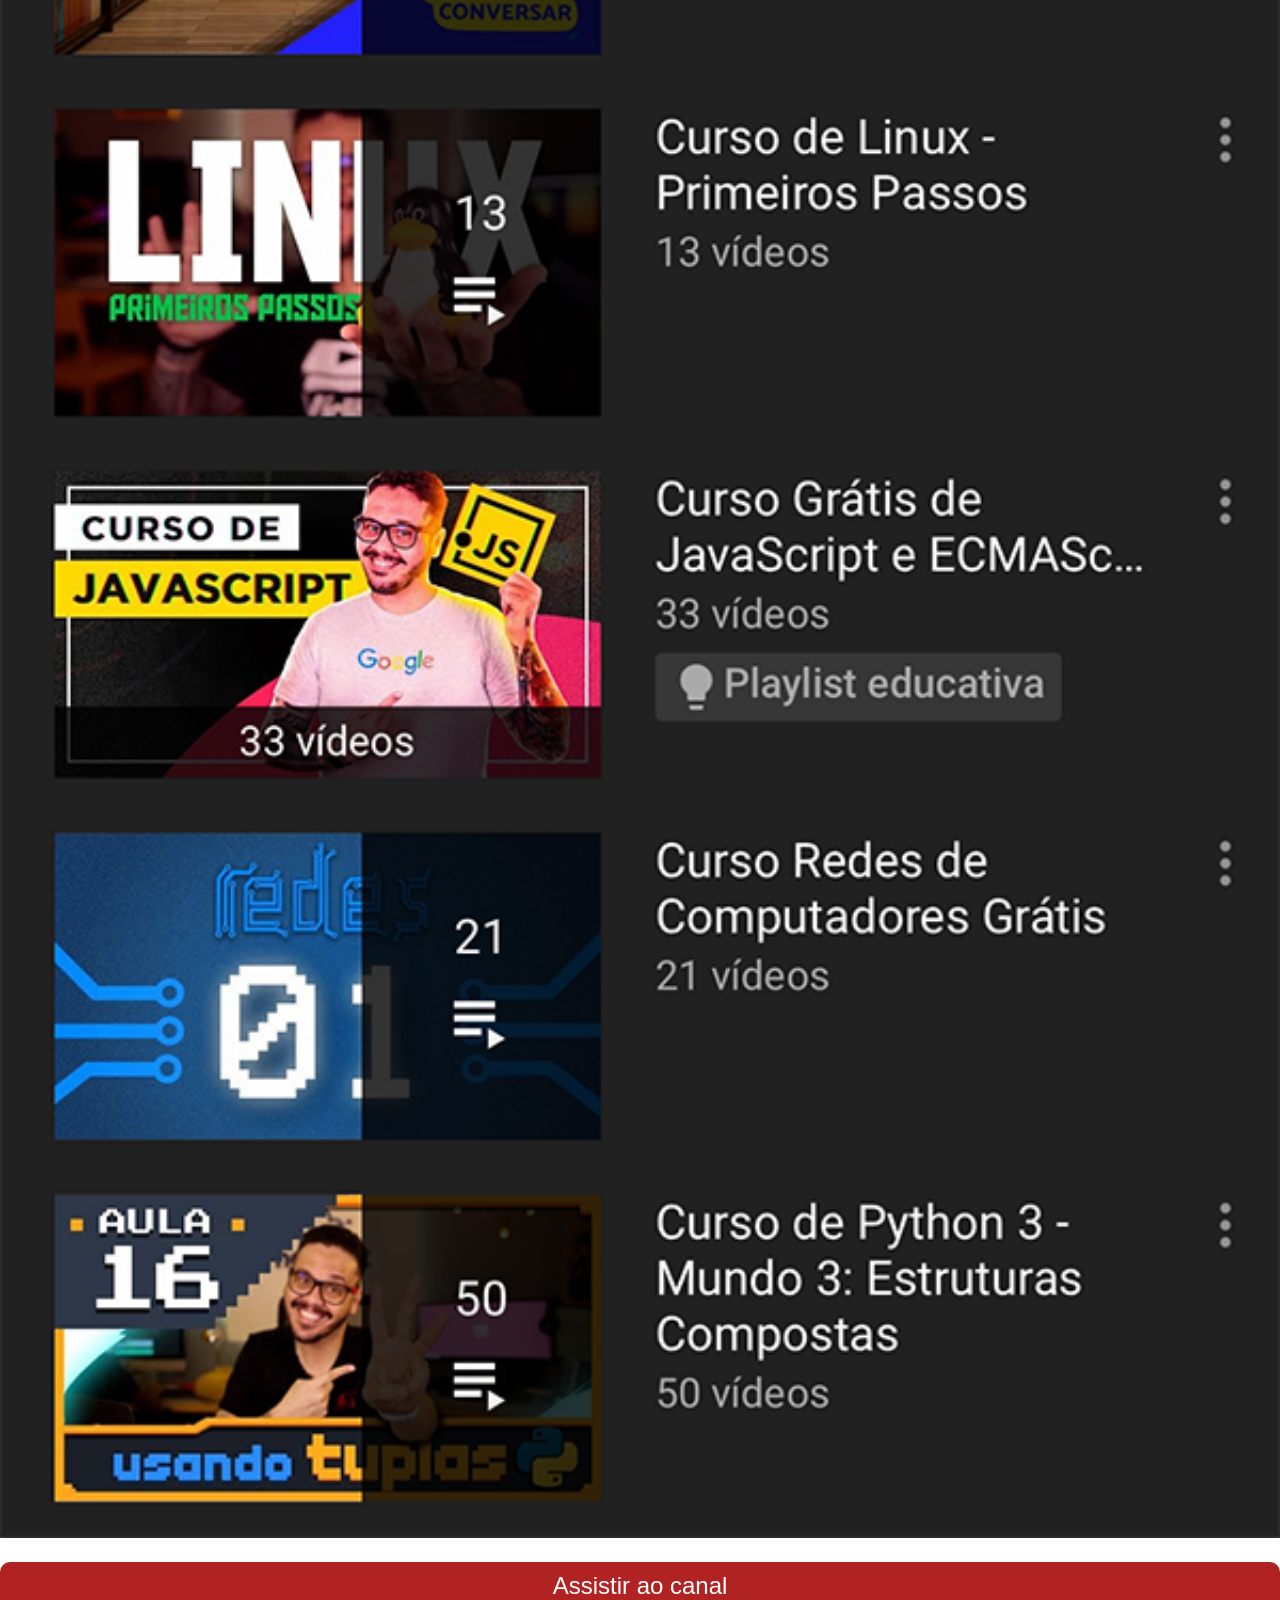
<file: youtube.html>
<!DOCTYPE html>
<html lang="pt-BR">
<head>
    <meta charset="UTF-8">
    <meta name="viewport" content="width=device-width, initial-scale=1.0">
    <link rel="stylesheet" href="estilos/social.css">
    <title>Youtube</title>
</head>
</style>
<body>
    <img src="estilos/imagens/tela-youtube.png" alt="youtube">
    <a href="https://www.youtube.com/@cursoemvideo" target="_blank">Assistir ao canal</a>
</body>
</html>
</file>
<file: estilos/estilos.css>
@charset "UTF-8";
* {
    margin: 0;
    padding: 0;
    box-sizing: border-box;
    font-family: Arial, Helvetica, sans-serif;
}
@import url('https://fonts.googleapis.com/css2?family=DM+Sans:wght@300;400;500&family=Playfair+Display:wght@700&display=swap');

    *, *::before, *::after { margin: 0; padding: 0; box-sizing: border-box; }

    :root {
      --phone-w: 260px;
      --phone-h: 520px;
      --phone-screen-top: 68px;
      --phone-screen-left: 18px;
      --phone-screen-w: 224px;
      --phone-screen-h: 394px;
    }

    html, body { height: 100%; width: 100%; }

    body {
      font-family: 'DM Sans', sans-serif;
      background: repeating-linear-gradient(
        90deg,
        #c8975a 0px,   #c8975a 30px,
        #b87c4c 30px,  #b87c4c 60px,
        #d4a468 60px,  #d4a468 90px,
        #b87c4c 90px,  #b87c4c 130px,
        #c8975a 130px, #c8975a 160px
      );
      background-size: 160px 100%;
      min-height: 100vh;
      display: flex;
      align-items: center;
      justify-content: center;
      overflow: hidden;
    }

    .wood-overlay {
      position: fixed;
      inset: 0;
      background: linear-gradient(160deg, rgba(255,230,180,0.18) 0%, rgba(80,40,10,0.32) 100%);
      pointer-events: none;
      z-index: 0;
    }

    .layout {
      position: relative;
      z-index: 1;
      display: flex;
      align-items: center;
      gap: 40px;
      padding: 24px;
    }

    .sidebar {
      display: flex;
      flex-direction: column;
      gap: 12px;
      background: rgba(30,18,8,0.55);
      backdrop-filter: blur(12px);
      -webkit-backdrop-filter: blur(12px);
      border-radius: 20px;
      padding: 16px 10px;
      border: 1px solid rgba(255,200,120,0.15);
      box-shadow: 0 8px 32px rgba(0,0,0,0.4);
    }

    .sidebar a {
      display: flex;
      align-items: center;
      justify-content: center;
      width: 48px;
      height: 48px;
      border-radius: 14px;
      text-decoration: none;
      transition: background 0.2s, transform 0.2s;
      position: relative;
      outline: none;
    }

    .sidebar a:hover,
    .sidebar a:focus-visible {
      background: rgba(255,180,80,0.18);
      transform: scale(1.12);
    }

    .sidebar a:focus-visible {
      box-shadow: 0 0 0 3px rgba(255,180,80,0.6);
    }

    .sidebar a svg { width: 26px; height: 26px; }

    .sidebar .tooltip {
      position: absolute;
      left: 58px;
      background: rgba(20,10,0,0.92);
      color: #ffe5b0;
      font-size: 12px;
      font-weight: 500;
      padding: 4px 10px;
      border-radius: 8px;
      white-space: nowrap;
      pointer-events: none;
      opacity: 0;
      transform: translateX(-6px);
      transition: opacity 0.18s, transform 0.18s;
      z-index: 10;
      letter-spacing: 0.03em;
    }

    .sidebar a:hover .tooltip,
    .sidebar a:focus-visible .tooltip {
      opacity: 1;
      transform: translateX(0);
    }

    .phone-wrap {
      position: relative;
      width: var(--phone-w);
      height: var(--phone-h);
      flex-shrink: 0;
    }

    .phone-frame {
      position: absolute;
      inset: 0;
      border-radius: 36px;
      background: linear-gradient(160deg, #e8e8e8 0%, #c0c0c0 40%, #e0e0e0 100%);
      box-shadow:
        0 0 0 1px rgba(255,255,255,0.6) inset,
        0 2px 2px rgba(255,255,255,0.8) inset,
        0 24px 64px rgba(0,0,0,0.6),
        0 4px 16px rgba(0,0,0,0.3);
    }

    .phone-notch {
      position: absolute;
      top: 20px;
      left: 50%;
      transform: translateX(-50%);
      width: 80px;
      height: 14px;
      background: #1a1a1a;
      border-radius: 10px;
      z-index: 2;
    }

    .phone-screen {
      position: absolute;
      top: var(--phone-screen-top);
      left: var(--phone-screen-left);
      width: var(--phone-screen-w);
      height: var(--phone-screen-h);
      border-radius: 4px;
      overflow: hidden;
      background: #111;
      border: 1px solid rgba(0,0,0,0.3);
    }

    .phone-screen iframe {
      width: 100%;
      height: 100%;
      border: none;
      display: block;
    }

    .phone-home-btn {
      position: absolute;
      bottom: 16px;
      left: 50%;
      transform: translateX(-50%);
      width: 40px;
      height: 40px;
      border-radius: 50%;
      border: 2px solid rgba(180,180,180,0.6);
      background: linear-gradient(145deg, #d8d8d8, #b8b8b8);
      box-shadow: 0 1px 3px rgba(0,0,0,0.3), 0 0 0 1px rgba(255,255,255,0.5) inset;
    }

    .phone-side-btn {
      position: absolute;
      right: -4px;
      top: 80px;
      width: 4px;
      height: 48px;
      background: linear-gradient(180deg, #c0c0c0, #a0a0a0);
      border-radius: 0 3px 3px 0;
    }

    .phone-vol-btn {
      position: absolute;
      left: -4px;
      top: 80px;
      width: 4px;
      height: 30px;
      background: linear-gradient(180deg, #c0c0c0, #a0a0a0);
      border-radius: 3px 0 0 3px;
    }

    .phone-vol-btn::after {
      content: '';
      position: absolute;
      top: 38px;
      left: 0;
      width: 4px;
      height: 30px;
      background: linear-gradient(180deg, #c0c0c0, #a0a0a0);
      border-radius: 3px 0 0 3px;
    }

    @media (max-width: 640px) {
      body {
        align-items: flex-start;
        overflow-y: auto;
      }

      .layout {
        flex-direction: column;
        align-items: center;
        gap: 24px;
        padding: 24px 16px 40px;
        min-height: 100vh;
      }

      .sidebar {
        flex-direction: row;
        border-radius: 16px;
        padding: 10px 14px;
        gap: 8px;
        order: 2;
      }

      .sidebar a {
        width: 44px;
        height: 44px;
        border-radius: 12px;
      }

      .sidebar .tooltip { display: none; }

      .phone-wrap { order: 1; }

      :root {
        --phone-w: 220px;
        --phone-h: 440px;
        --phone-screen-top: 58px;
        --phone-screen-left: 15px;
        --phone-screen-w: 190px;
        --phone-screen-h: 332px;
      }
    }
</file>
<file: estilos/social.css>
@charset "UTF-8";
    * {
        margin: 0;
        padding: 0;
        font-family: Arial, Helvetica, sans-serif;
    }
    ::-webkit-scrollbar {
        width: 0px;
        height: 0px;
    }
    img {
        width: 100%;
    }
    a {
        display: block;
        width: 100%;
        text-align: center;
        font-size: 1.5em;
        text-decoration: none;
        color: white;
        background-color: rgb(177, 35, 35);
        padding: 10px 0;
        margin-top: 20px;
        border-radius: 10px;
    }
    a:hover {
        background-color: rgb(255, 0, 0);
    }
</file>
